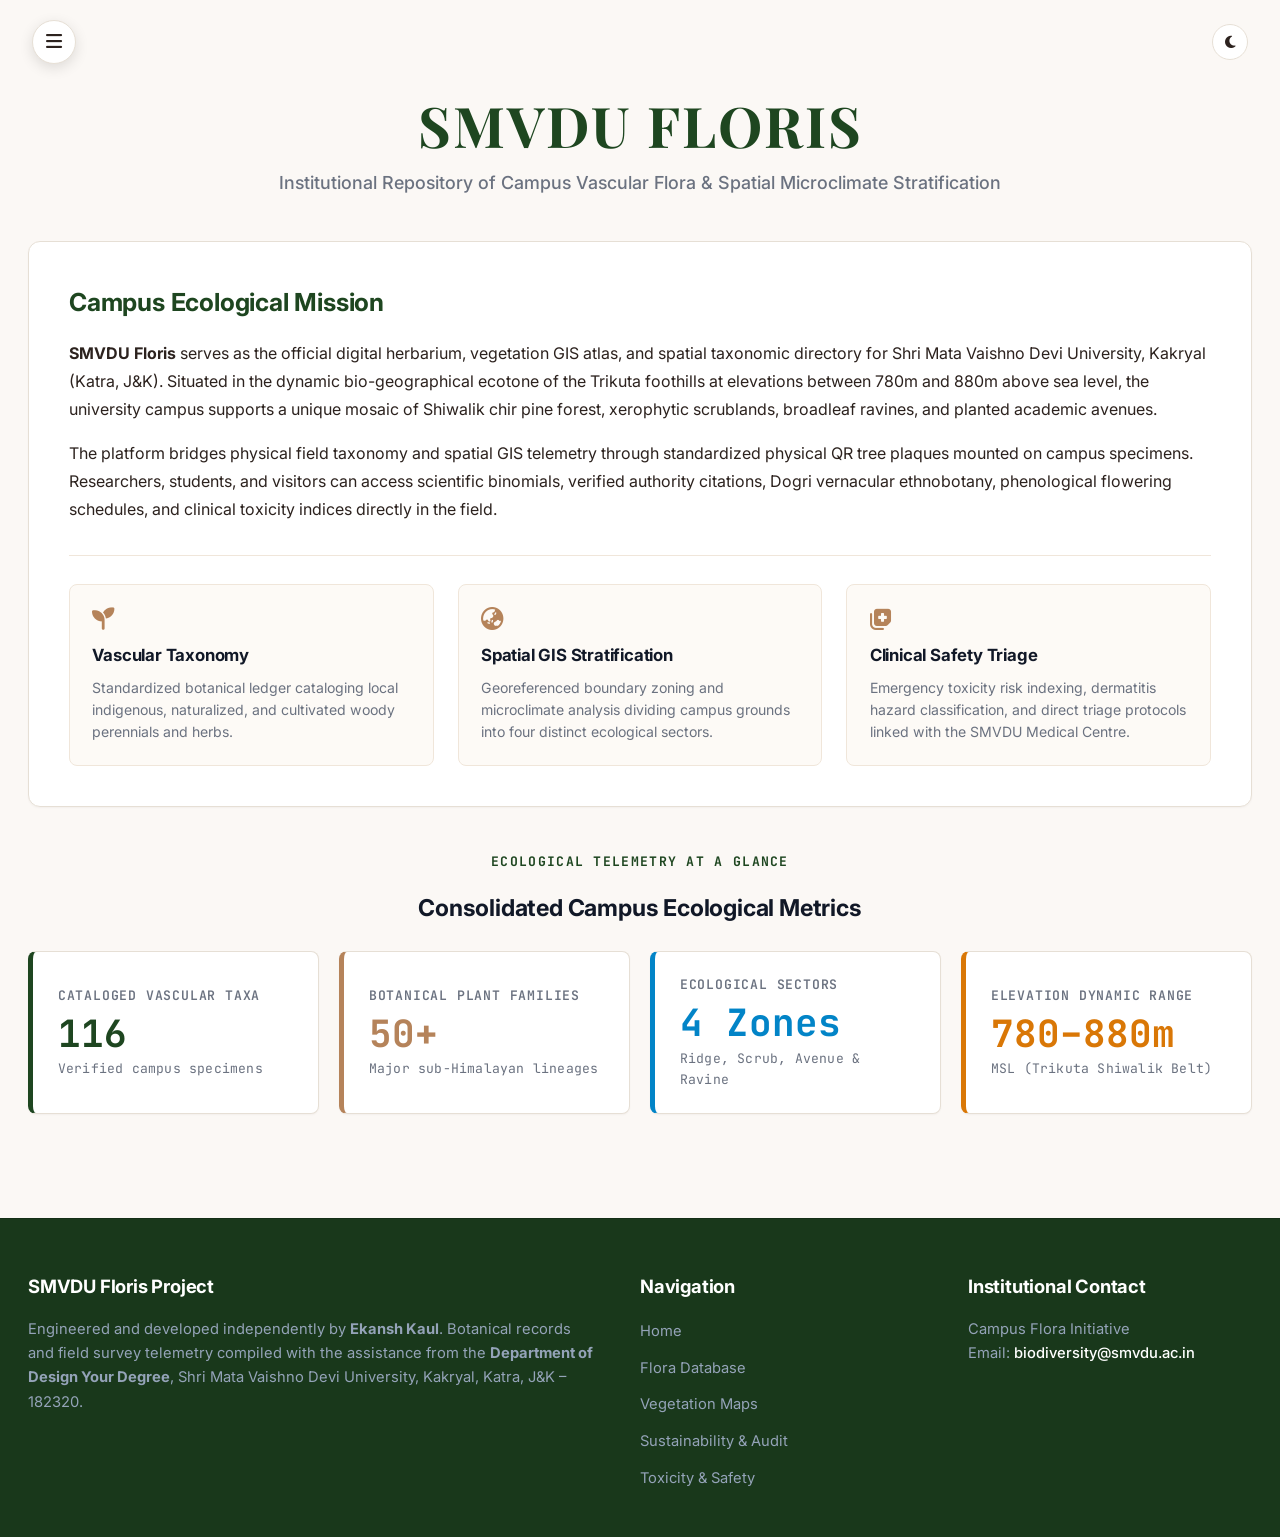
<file: index.html>
<!DOCTYPE html>
<html lang="en">
<head>
    <meta charset="UTF-8">
    <meta name="viewport" content="width=device-width, initial-scale=1.0">
    <title>SMVDU Floris — Digital Herbarium &amp; Spatial GIS Portal</title>
    
    <!-- Instant Theme Loader: Place this BEFORE your CSS links -->
    <script>
        (function() {
            var saved = localStorage.getItem('smvdu_floris_theme');
            var theme = saved || (window.matchMedia('(prefers-color-scheme: dark)').matches ? 'dark' : 'light');
            document.documentElement.setAttribute('data-theme', theme);
        })();
    </script>

    <meta name="description" content="Official digital herbarium, spatial GIS vegetation mapping, and vascular flora database of Shri Mata Vaishno Devi University, Kakryal, Katra.">
    <meta name="theme-color" content="#1e4620">
    <meta name="apple-mobile-web-app-capable" content="yes">
    <meta name="apple-mobile-web-app-status-bar-style" content="black-translucent">
    <link rel="manifest" href="manifest.json">

    <!-- Fonts & Icons -->
    <link rel="preconnect" href="https://fonts.googleapis.com">
    <link rel="preconnect" href="https://fonts.gstatic.com" crossorigin>
    <link href="https://fonts.googleapis.com/css2?family=Inter:wght@300;400;500;600;700&family=JetBrains+Mono:wght@400;500;600;700&family=Playfair+Display:ital,wght@0,600;0,700;1,400&display=swap" rel="stylesheet">
    <link rel="stylesheet" href="https://cdnjs.cloudflare.com/ajax/libs/font-awesome/6.4.0/css/all.min.css">

    <!-- Master CSS -->
    <link rel="stylesheet" href="css/style.css">
</head>
<body class="home-page">

    <!-- Retractable Header Interface -->
    <header class="home-header">
        <div class="home-nav-container">
            <!-- Retractable Nav Trigger Button -->
            <button type="button" id="btn-toggle-menu" class="retractable-menu-btn" aria-label="Toggle Navigation Menu" title="Menu">
                <i class="fa-solid fa-bars" id="menu-icon"></i>
            </button>

            <!-- Theme Toggle Button -->
            <button type="button" id="themeToggleBtn" class="theme-toggle-btn" aria-label="Toggle Light/Dark Mode" title="Toggle Light/Dark Mode">
                <i class="fa-solid fa-moon" id="themeIcon"></i>
            </button>
        </div>

        <!-- Retractable Drawer Panel -->
        <nav id="retractable-nav-drawer" class="retractable-nav-drawer" aria-hidden="true">
            <ul class="nav-links">
                <li><a href="index.html" class="active"><i class="fa-solid fa-house"></i> Home</a></li>
                <li><a href="database.html"><i class="fa-solid fa-book-bookmark"></i> Flora Database</a></li>
                <li><a href="maps.html"><i class="fa-solid fa-map-location-dot"></i> Vegetation Maps</a></li>
                <li><a href="research.html"><i class="fa-solid fa-seedling"></i> Sustainability &amp; Audit</a></li>
                <li><a href="safety.html"><i class="fa-solid fa-shield-halved"></i> Toxicity &amp; Safety</a></li>
            </ul>
        </nav>
    </header>

    <main class="nexus-wrapper home-main-wrapper">

        <!-- Centered Institutional Hero -->
        <section class="portal-identity-hero">
            <h1 class="portal-master-title">SMVDU FLORIS</h1>
            <p class="portal-lead-tagline">
                Institutional Repository of Campus Vascular Flora &amp; Spatial Microclimate Stratification
            </p>
        </section>

        <!-- Academic Narrative & Scope -->
        <section class="portal-scope-card">
            <div class="scope-text-block">
                <h2>Campus Ecological Mission</h2>
                <p>
                    <strong>SMVDU Floris</strong> serves as the official digital herbarium, vegetation GIS atlas, and spatial taxonomic directory for Shri Mata Vaishno Devi University, Kakryal (Katra, J&amp;K). Situated in the dynamic bio-geographical ecotone of the Trikuta foothills at elevations between 780m and 880m above sea level, the university campus supports a unique mosaic of Shiwalik chir pine forest, xerophytic scrublands, broadleaf ravines, and planted academic avenues.
                </p>
                <p>
                    The platform bridges physical field taxonomy and spatial GIS telemetry through standardized physical QR tree plaques mounted on campus specimens. Researchers, students, and visitors can access scientific binomials, verified authority citations, Dogri vernacular ethnobotany, phenological flowering schedules, and clinical toxicity indices directly in the field.
                </p>
            </div>

            <div class="scope-pillars-grid">
                <div class="scope-pillar-item">
                    <i class="fa-solid fa-seedling"></i>
                    <h4>Vascular Taxonomy</h4>
                    <p>Standardized botanical ledger cataloging local indigenous, naturalized, and cultivated woody perennials and herbs.</p>
                </div>
                <div class="scope-pillar-item">
                    <i class="fa-solid fa-earth-asia"></i>
                    <h4>Spatial GIS Stratification</h4>
                    <p>Georeferenced boundary zoning and microclimate analysis dividing campus grounds into four distinct ecological sectors.</p>
                </div>
                <div class="scope-pillar-item">
                    <i class="fa-solid fa-notes-medical"></i>
                    <h4>Clinical Safety Triage</h4>
                    <p>Emergency toxicity risk indexing, dermatitis hazard classification, and direct triage protocols linked with the SMVDU Medical Centre.</p>
                </div>
            </div>
        </section>

        <!-- Consolidated Data Deck (Consolidated metrics above footer) -->
        <section class="consolidated-data-deck">
            <div class="data-deck-header">
                <span class="eyebrow-tag">ECOLOGICAL TELEMETRY AT A GLANCE</span>
                <h3>Consolidated Campus Ecological Metrics</h3>
            </div>
            
            <div class="consolidated-stats-grid">
                <div class="stat-card">
                    <span class="stat-label">Cataloged Vascular Taxa</span>
                    <span class="stat-value" id="hero-stat-taxa">116</span>
                    <span class="density-meta">Verified campus specimens</span>
                </div>
                <div class="stat-card gold">
                    <span class="stat-label">Botanical Plant Families</span>
                    <span class="stat-value" id="hero-stat-families">50+</span>
                    <span class="density-meta">Major sub-Himalayan lineages</span>
                </div>
                <div class="stat-card cyan">
                    <span class="stat-label">Ecological Sectors</span>
                    <span class="stat-value">4 Zones</span>
                    <span class="density-meta">Ridge, Scrub, Avenue &amp; Ravine</span>
                </div>
                <div class="stat-card amber">
                    <span class="stat-label">Elevation Dynamic Range</span>
                    <span class="stat-value">780–880m</span>
                    <span class="density-meta">MSL (Trikuta Shiwalik Belt)</span>
                </div>
            </div>
        </section>

    </main>

    <footer>
        <div class="footer-content">
            <div class="footer-col">
                <h4>SMVDU Floris Project</h4>
                <p> Engineered and developed independently by <strong>Ekansh Kaul</strong>. Botanical records and field survey telemetry compiled with the assistance from the <strong>Department of Design Your Degree</strong>, Shri Mata Vaishno Devi University, Kakryal, Katra, J&amp;K – 182320.</p>
            </div>
            <div class="footer-col">
                <h4>Navigation</h4>
                <ul class="footer-links">
                    <li><a href="index.html">Home</a></li>
                    <li><a href="database.html">Flora Database</a></li>
                    <li><a href="maps.html">Vegetation Maps</a></li>
                    <li><a href="research.html">Sustainability &amp; Audit</a></li>
                    <li><a href="safety.html">Toxicity &amp; Safety</a></li>
                </ul>
            </div>
            <div class="footer-col">
                <h4>Institutional Contact</h4>
                <p>Campus Flora Initiative<br>Email: <span style="color: #ffffff; font-weight: 500;">biodiversity@smvdu.ac.in</span></p>
            </div>
        </div>
    </footer>

    <!-- Global Scripts -->
    <script src="js/data.js"></script>
    <script src="js/main.js"></script>
</body>
</html>
</file>
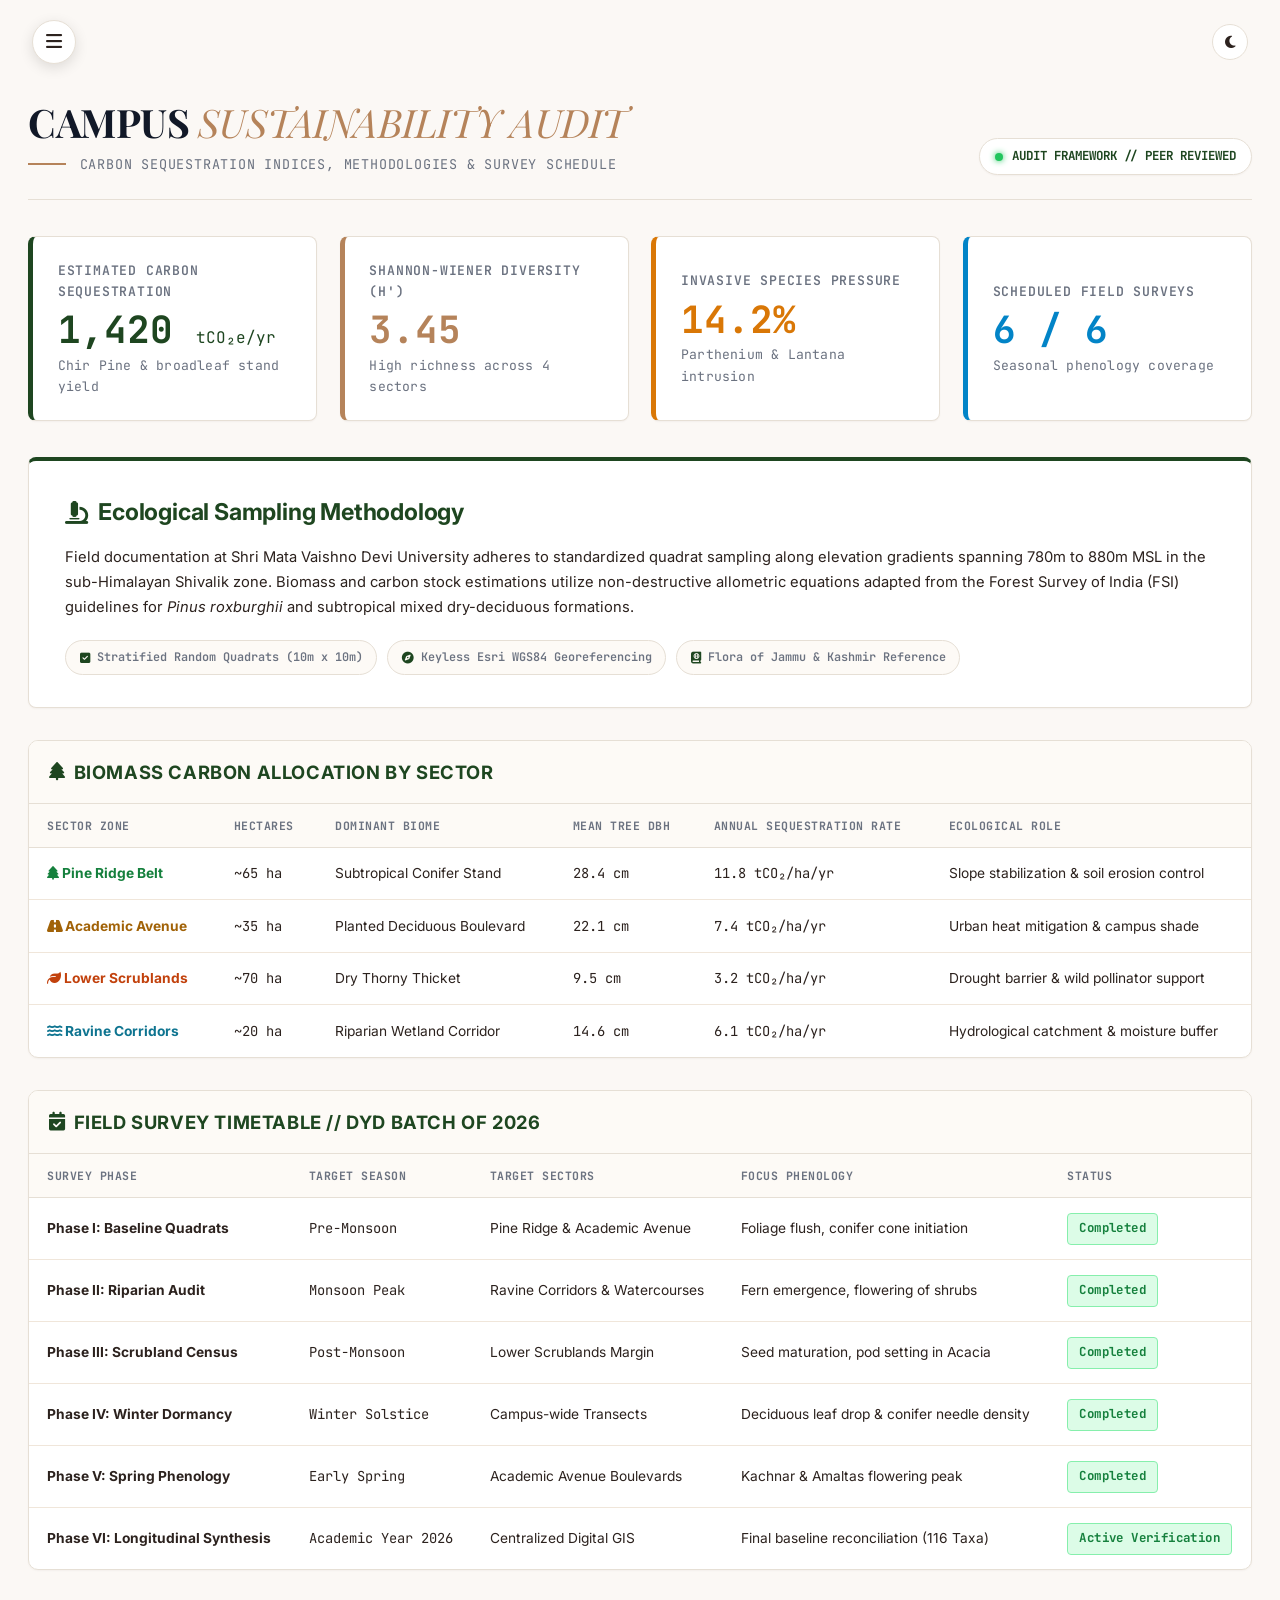
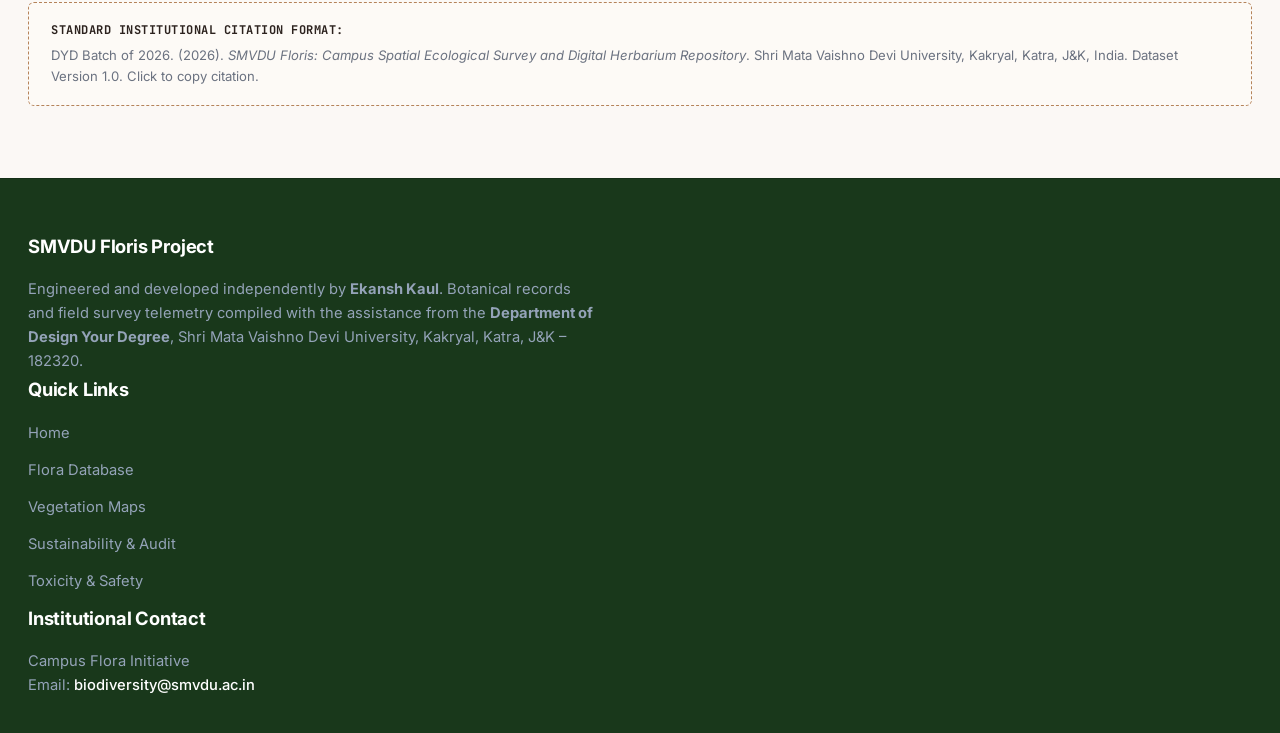
<file: research.html>
<!DOCTYPE html>
<html lang="en">
<head>
    <meta charset="UTF-8">
    <meta name="viewport" content="width=device-width, initial-scale=1.0">
    <title>Sustainability &amp; Ecological Audit — SMVDU Floris</title>

    <!-- Instant Theme Loader: Place this BEFORE your CSS links -->
    <script>
        (function() {
            var saved = localStorage.getItem('smvdu_floris_theme');
            var theme = saved || (window.matchMedia('(prefers-color-scheme: dark)').matches ? 'dark' : 'light');
            document.documentElement.setAttribute('data-theme', theme);
        })();
    </script>

    <meta name="theme-color" content="#1e4620">
    <meta name="apple-mobile-web-app-capable" content="yes">
    <meta name="apple-mobile-web-app-status-bar-style" content="black-translucent">
    <link rel="manifest" href="manifest.json">

    <!-- Typography & Iconography -->
    <link rel="preconnect" href="https://fonts.googleapis.com">
    <link rel="preconnect" href="https://fonts.gstatic.com" crossorigin>
    <link href="https://fonts.googleapis.com/css2?family=Inter:wght@300;400;500;600;700&family=JetBrains+Mono:wght@400;500;600;700&family=Playfair+Display:ital,wght@0,600;0,700;1,400&display=swap" rel="stylesheet">
    <link rel="stylesheet" href="https://cdnjs.cloudflare.com/ajax/libs/font-awesome/6.4.0/css/all.min.css">

    <!-- Master CSS & Research-Specific CSS -->
    <link rel="stylesheet" href="css/style.css">
    <link rel="stylesheet" href="css/research.css">
</head>
<body>

    <!-- Retractable Header Interface -->
        <header class="home-header">
        <div class="home-nav-container">
            <!-- Retractable Nav Trigger Button -->
            <button type="button" id="btn-toggle-menu" class="retractable-menu-btn" aria-label="Toggle Navigation Menu" title="Menu">
                <i class="fa-solid fa-bars" id="menu-icon"></i>
            </button>

            <!-- Theme Toggle Button -->
            <button type="button" id="themeToggleBtn" class="theme-toggle-btn" aria-label="Toggle Light/Dark Mode" title="Toggle Light/Dark Mode">
                <i class="fa-solid fa-moon" id="themeIcon"></i>
            </button>
        </div>

        <!-- Retractable Drawer Panel -->
        <nav id="retractable-nav-drawer" class="retractable-nav-drawer" aria-hidden="true">
            <ul class="nav-links">
                <li><a href="index.html" class="active"><i class="fa-solid fa-house"></i> Home</a></li>
                <li><a href="database.html"><i class="fa-solid fa-book-bookmark"></i> Flora Database</a></li>
                <li><a href="maps.html"><i class="fa-solid fa-map-location-dot"></i> Vegetation Maps</a></li>
                <li><a href="research.html"><i class="fa-solid fa-seedling"></i> Sustainability &amp; Audit</a></li>
                <li><a href="safety.html"><i class="fa-solid fa-shield-halved"></i> Toxicity &amp; Safety</a></li>
            </ul>
        </nav>
    </header>

    <main class="nexus-wrapper">

        <!-- Header -->
        <div class="db-header">
            <div class="db-title">
                <h1>CAMPUS <span>SUSTAINABILITY AUDIT</span></h1>
                <div class="db-subtitle">
                    <span class="db-subtitle-line"></span>
                    <p>Carbon Sequestration Indices, Methodologies &amp; Survey Schedule</p>
                </div>
            </div>
            <div class="status-chip">
                <div class="status-dot"></div>
                <span>AUDIT FRAMEWORK // PEER REVIEWED</span>
            </div>
        </div>

        <!-- Telemetry Stats Grid -->
        <div class="density-stats-grid">
            <div class="stat-card">
                <div class="stat-label">Estimated Carbon Sequestration</div>
                <div class="stat-value">1,420 <span style="font-size: 1rem; font-weight: normal;">tCO₂e/yr</span></div>
                <div class="density-meta">Chir Pine &amp; broadleaf stand yield</div>
            </div>
            <div class="stat-card gold">
                <div class="stat-label">Shannon-Wiener Diversity (H')</div>
                <div class="stat-value">3.18</div>
                <div class="density-meta">High richness across 4 sectors</div>
            </div>
            <div class="stat-card amber">
                <div class="stat-label">Invasive Species Pressure</div>
                <div class="stat-value">14.2%</div>
                <div class="density-meta">Parthenium &amp; Lantana intrusion</div>
            </div>
            <div class="stat-card cyan">
                <div class="stat-label">Scheduled Field Surveys</div>
                <div class="stat-value">6 / 6</div>
                <div class="density-meta">Seasonal phenology coverage</div>
            </div>
        </div>

        <!-- Research Methodology Narrative -->
        <article class="audit-narrative-card">
            <h2><i class="fa-solid fa-microscope"></i> Ecological Sampling Methodology</h2>
            <p>
                Field documentation at Shri Mata Vaishno Devi University adheres to standardized quadrat sampling along elevation gradients spanning 780m to 880m MSL in the sub-Himalayan Shivalik zone. Biomass and carbon stock estimations utilize non-destructive allometric equations adapted from the Forest Survey of India (FSI) guidelines for <em>Pinus roxburghii</em> and subtropical mixed dry-deciduous formations.
            </p>
            <div class="methodology-pills">
                <span class="method-pill"><i class="fa-solid fa-square-check"></i> Stratified Random Quadrats (10m x 10m)</span>
                <span class="method-pill"><i class="fa-solid fa-compass"></i> Keyless Esri WGS84 Georeferencing</span>
                <span class="method-pill"><i class="fa-solid fa-book-atlas"></i> Flora of Jammu &amp; Kashmir Reference</span>
            </div>
        </article>

        <!-- Carbon Sequestration & Sector Breakdown -->
        <section class="density-table-card" style="margin-bottom: 2rem;">
            <div class="table-header-bar">
                <div class="table-title">
                    <i class="fa-solid fa-tree"></i> Biomass Carbon Allocation by Sector
                </div>
            </div>
            <div class="table-scroll">
                <table>
                    <thead>
                        <tr>
                            <th>Sector Zone</th>
                            <th>Hectares</th>
                            <th>Dominant Biome</th>
                            <th>Mean Tree DBH</th>
                            <th>Annual Sequestration Rate</th>
                            <th>Ecological Role</th>
                        </tr>
                    </thead>
                    <tbody>
                        <tr>
                            <td><strong style="color: var(--sector-pine);"><i class="fa-solid fa-tree"></i> Pine Ridge Belt</strong></td>
                            <td class="font-mono">~65 ha</td>
                            <td>Subtropical Conifer Stand</td>
                            <td class="font-mono">28.4 cm</td>
                            <td class="font-mono">11.8 tCO₂/ha/yr</td>
                            <td>Slope stabilization &amp; soil erosion control</td>
                        </tr>
                        <tr>
                            <td><strong style="color: var(--sector-avenue);"><i class="fa-solid fa-road"></i> Academic Avenue</strong></td>
                            <td class="font-mono">~35 ha</td>
                            <td>Planted Deciduous Boulevard</td>
                            <td class="font-mono">22.1 cm</td>
                            <td class="font-mono">7.4 tCO₂/ha/yr</td>
                            <td>Urban heat mitigation &amp; campus shade</td>
                        </tr>
                        <tr>
                            <td><strong style="color: var(--sector-scrub);"><i class="fa-solid fa-leaf"></i> Lower Scrublands</strong></td>
                            <td class="font-mono">~70 ha</td>
                            <td>Dry Thorny Thicket</td>
                            <td class="font-mono">9.5 cm</td>
                            <td class="font-mono">3.2 tCO₂/ha/yr</td>
                            <td>Drought barrier &amp; wild pollinator support</td>
                        </tr>
                        <tr>
                            <td><strong style="color: var(--sector-ravine);"><i class="fa-solid fa-water"></i> Ravine Corridors</strong></td>
                            <td class="font-mono">~20 ha</td>
                            <td>Riparian Wetland Corridor</td>
                            <td class="font-mono">14.6 cm</td>
                            <td class="font-mono">6.1 tCO₂/ha/yr</td>
                            <td>Hydrological catchment &amp; moisture buffer</td>
                        </tr>
                    </tbody>
                </table>
            </div>
        </section>

        <!-- Field Survey Timetable -->
        <section class="density-table-card">
            <div class="table-header-bar">
                <div class="table-title">
                    <i class="fa-solid fa-calendar-check"></i> Field Survey Timetable // DYD Batch of 2026
                </div>
            </div>
            <div class="table-scroll">
                <table>
                    <thead>
                        <tr>
                            <th>Survey Phase</th>
                            <th>Target Season</th>
                            <th>Target Sectors</th>
                            <th>Focus Phenology</th>
                            <th>Status</th>
                        </tr>
                    </thead>
                    <tbody>
                        <tr>
                            <td><strong>Phase I: Baseline Quadrats</strong></td>
                            <td class="font-mono">Pre-Monsoon</td>
                            <td>Pine Ridge &amp; Academic Avenue</td>
                            <td>Foliage flush, conifer cone initiation</td>
                            <td><span class="hazard-chip hazard-safe">Completed</span></td>
                        </tr>
                        <tr>
                            <td><strong>Phase II: Riparian Audit</strong></td>
                            <td class="font-mono">Monsoon Peak</td>
                            <td>Ravine Corridors &amp; Watercourses</td>
                            <td>Fern emergence, flowering of shrubs</td>
                            <td><span class="hazard-chip hazard-safe">Completed</span></td>
                        </tr>
                        <tr>
                            <td><strong>Phase III: Scrubland Census</strong></td>
                            <td class="font-mono">Post-Monsoon</td>
                            <td>Lower Scrublands Margin</td>
                            <td>Seed maturation, pod setting in Acacia</td>
                            <td><span class="hazard-chip hazard-safe">Completed</span></td>
                        </tr>
                        <tr>
                            <td><strong>Phase IV: Winter Dormancy</strong></td>
                            <td class="font-mono">Winter Solstice</td>
                            <td>Campus-wide Transects</td>
                            <td>Deciduous leaf drop &amp; conifer needle density</td>
                            <td><span class="hazard-chip hazard-safe">Completed</span></td>
                        </tr>
                        <tr>
                            <td><strong>Phase V: Spring Phenology</strong></td>
                            <td class="font-mono">Early Spring</td>
                            <td>Academic Avenue Boulevards</td>
                            <td>Kachnar &amp; Amaltas flowering peak</td>
                            <td><span class="hazard-chip hazard-safe">Completed</span></td>
                        </tr>
                        <tr>
                            <td><strong>Phase VI: Longitudinal Synthesis</strong></td>
                            <td class="font-mono">Academic Year 2026</td>
                            <td>Centralized Digital GIS</td>
                            <td>Final baseline reconciliation (116 Taxa)</td>
                            <td><span class="hazard-chip hazard-safe">Active Verification</span></td>
                        </tr>
                    </tbody>
                </table>
            </div>
        </section>

        <!-- Citation Reference Box -->
        <div class="citation-box">
            <strong>Standard Institutional Citation Format:</strong>
            DYD Batch of 2026. (2026). <em>SMVDU Floris: Campus Spatial Ecological Survey and Digital Herbarium Repository</em>. Shri Mata Vaishno Devi University, Kakryal, Katra, J&amp;K, India. Dataset Version 1.0. Click to copy citation.
        </div>

    </main>

    <footer>
        <div class="footer-content">
            <div class="footer-col">
                <h4>SMVDU Floris Project</h4>
                <p>Engineered and developed independently by <strong>Ekansh Kaul</strong>. Botanical records and field survey telemetry compiled with the assistance from the <strong>Department of Design Your Degree</strong>, Shri Mata Vaishno Devi University, Kakryal, Katra, J&amp;K – 182320.</p>            </div>
            </div>
            <div class="footer-col">
                <h4>Quick Links</h4>
                <ul class="footer-links">
                    <li><a href="index.html">Home</a></li>
                    <li><a href="database.html">Flora Database</a></li>
                    <li><a href="maps.html">Vegetation Maps</a></li>
                    <li><a href="research.html">Sustainability &amp; Audit</a></li>
                    <li><a href="safety.html">Toxicity &amp; Safety</a></li>
                </ul>
            </div>
            <div class="footer-col">
                <h4>Institutional Contact</h4>
                <p>Campus Flora Initiative<br>Email: <span style="color: #ffffff; font-weight: 500;">biodiversity@smvdu.ac.in</span></p>
            </div>
        </div>
    </footer>

    <!-- Global Scripts -->
    <script src="js/data.js"></script>
    <script src="js/main.js"></script>
    <script src="js/research.js"></script>
</body>
</html>
</file>
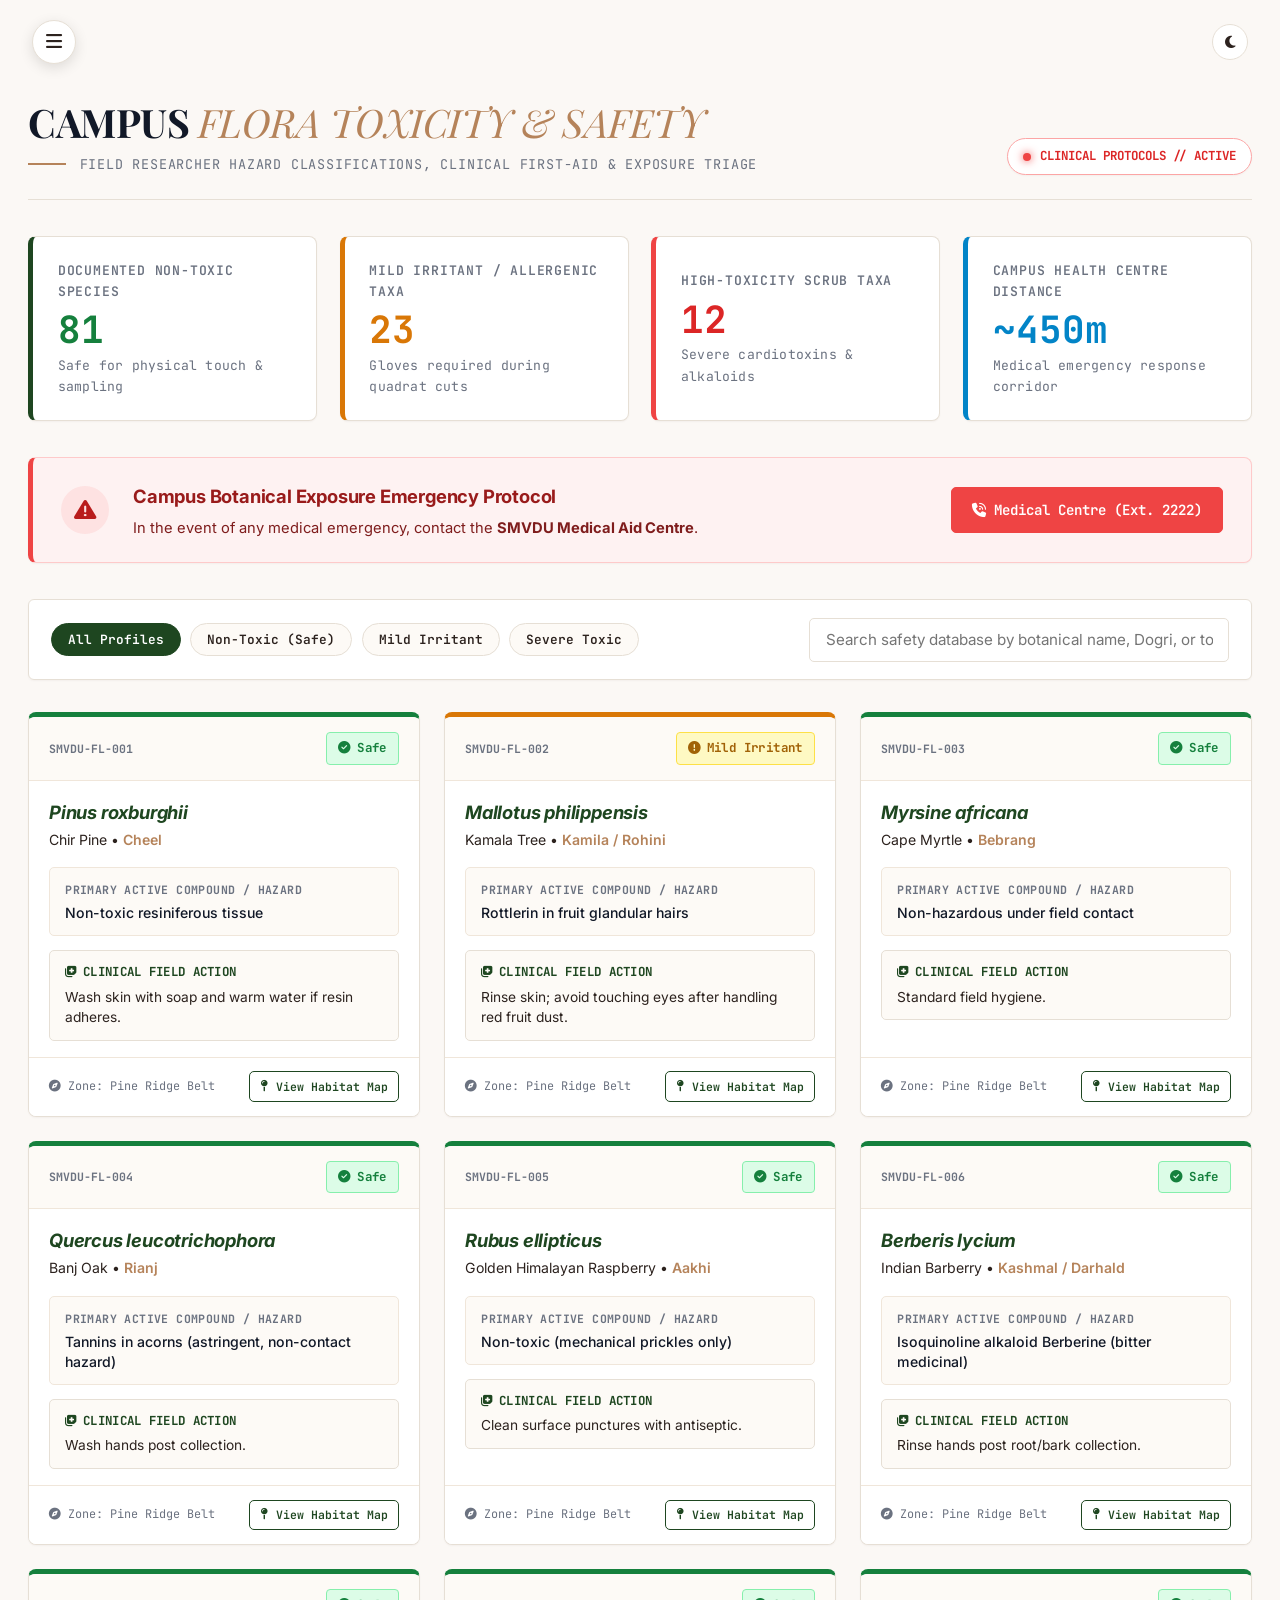
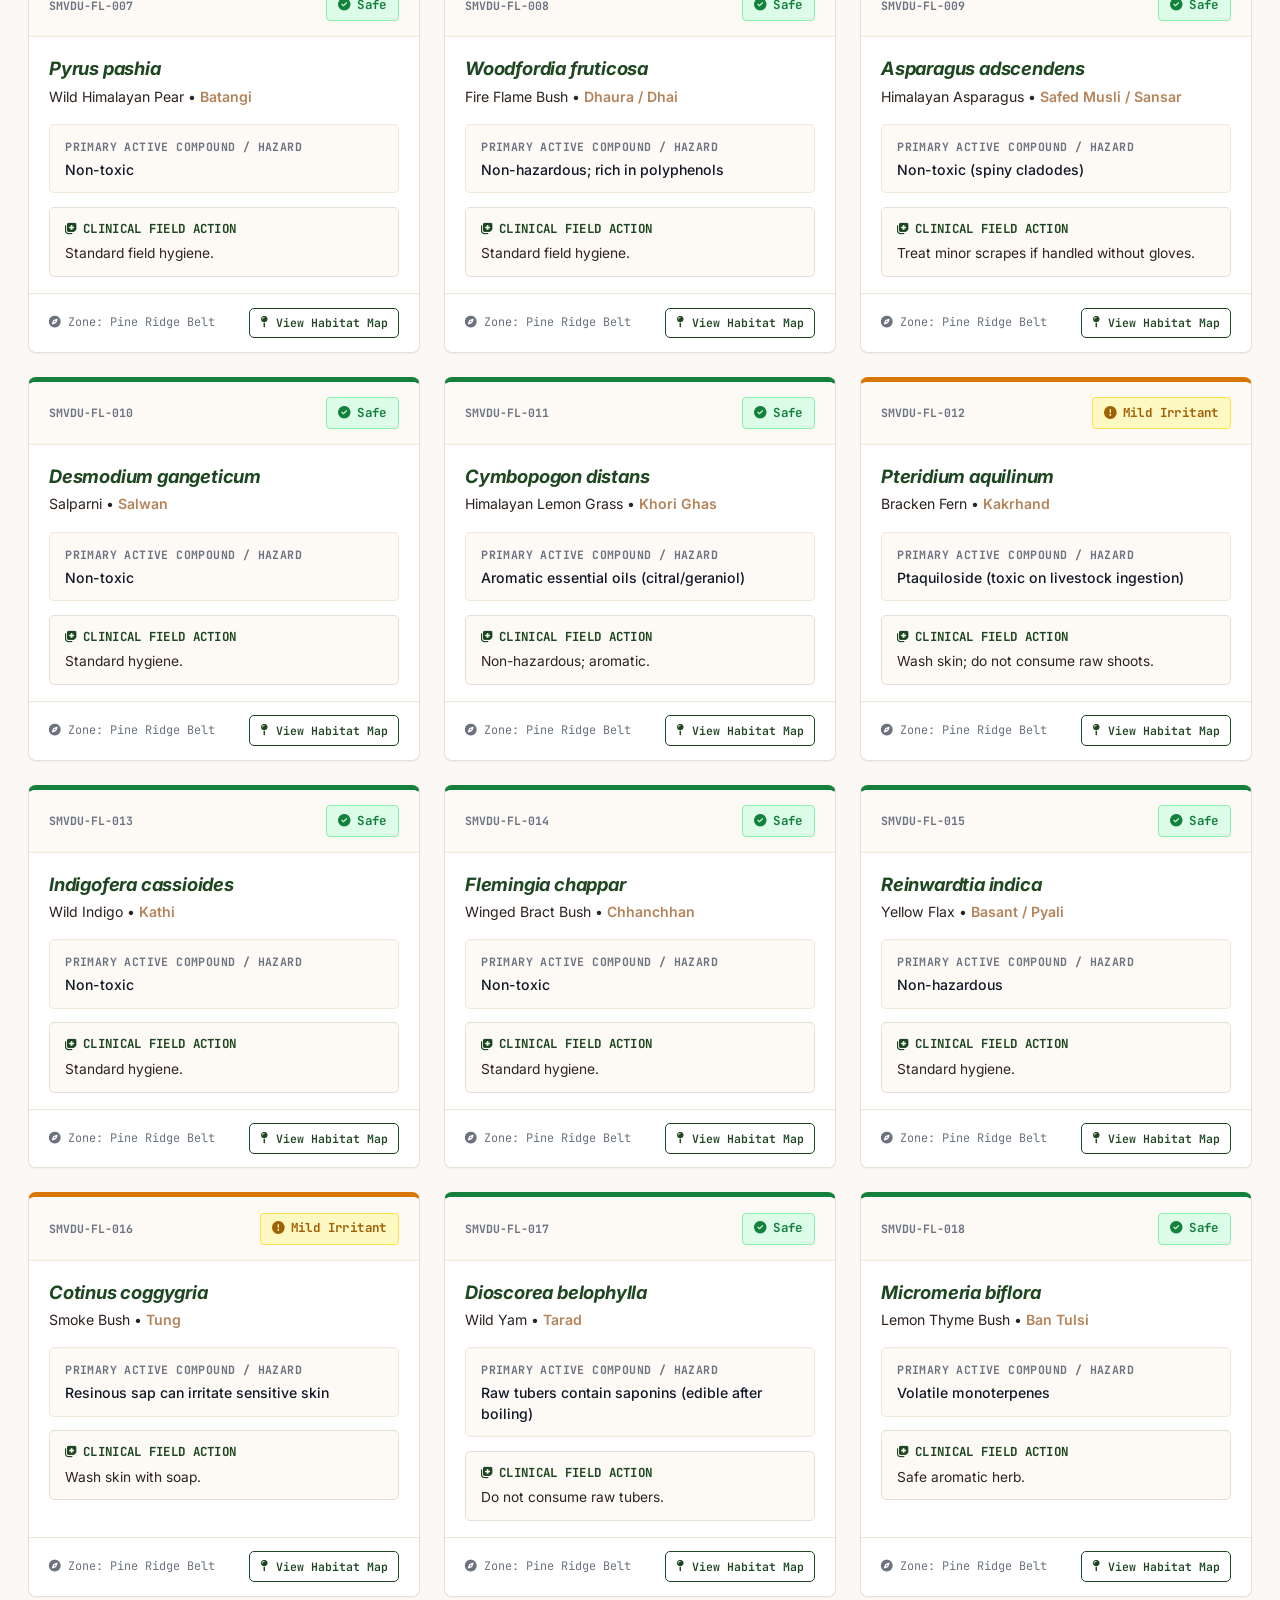
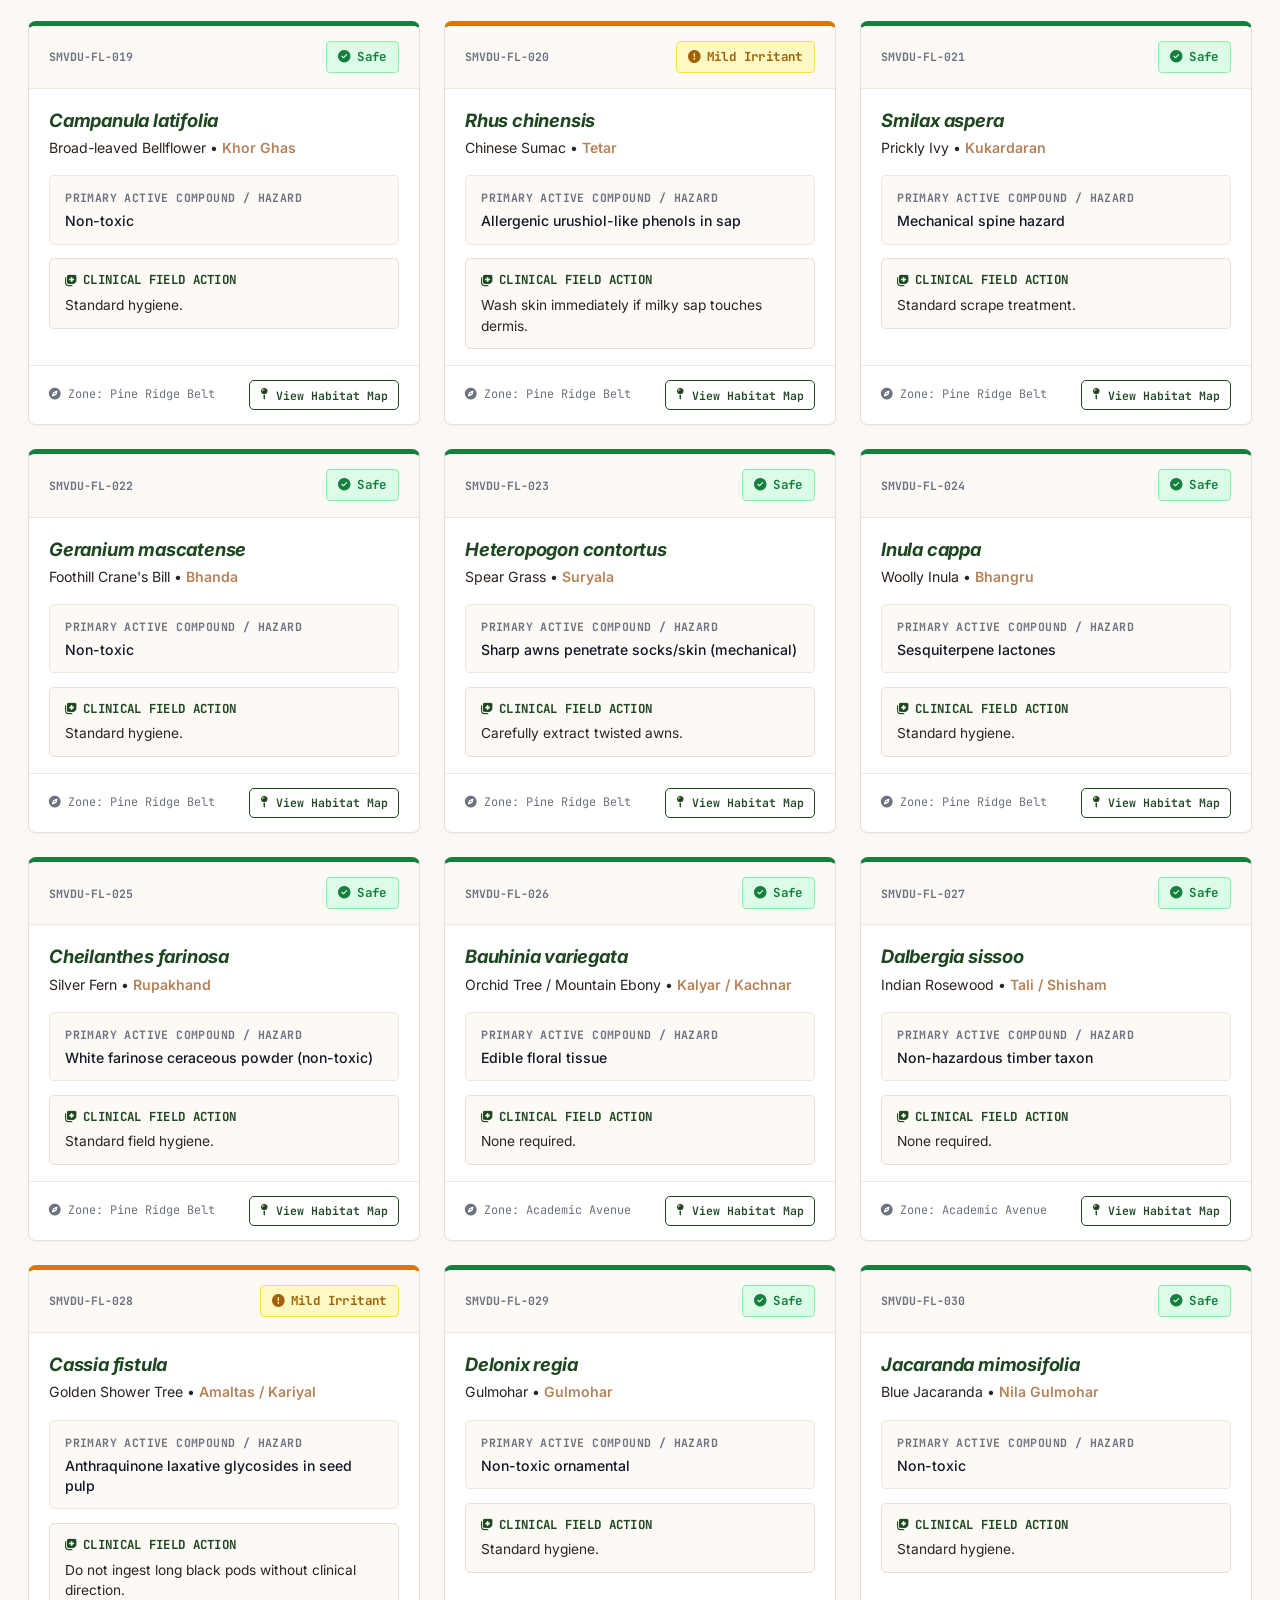
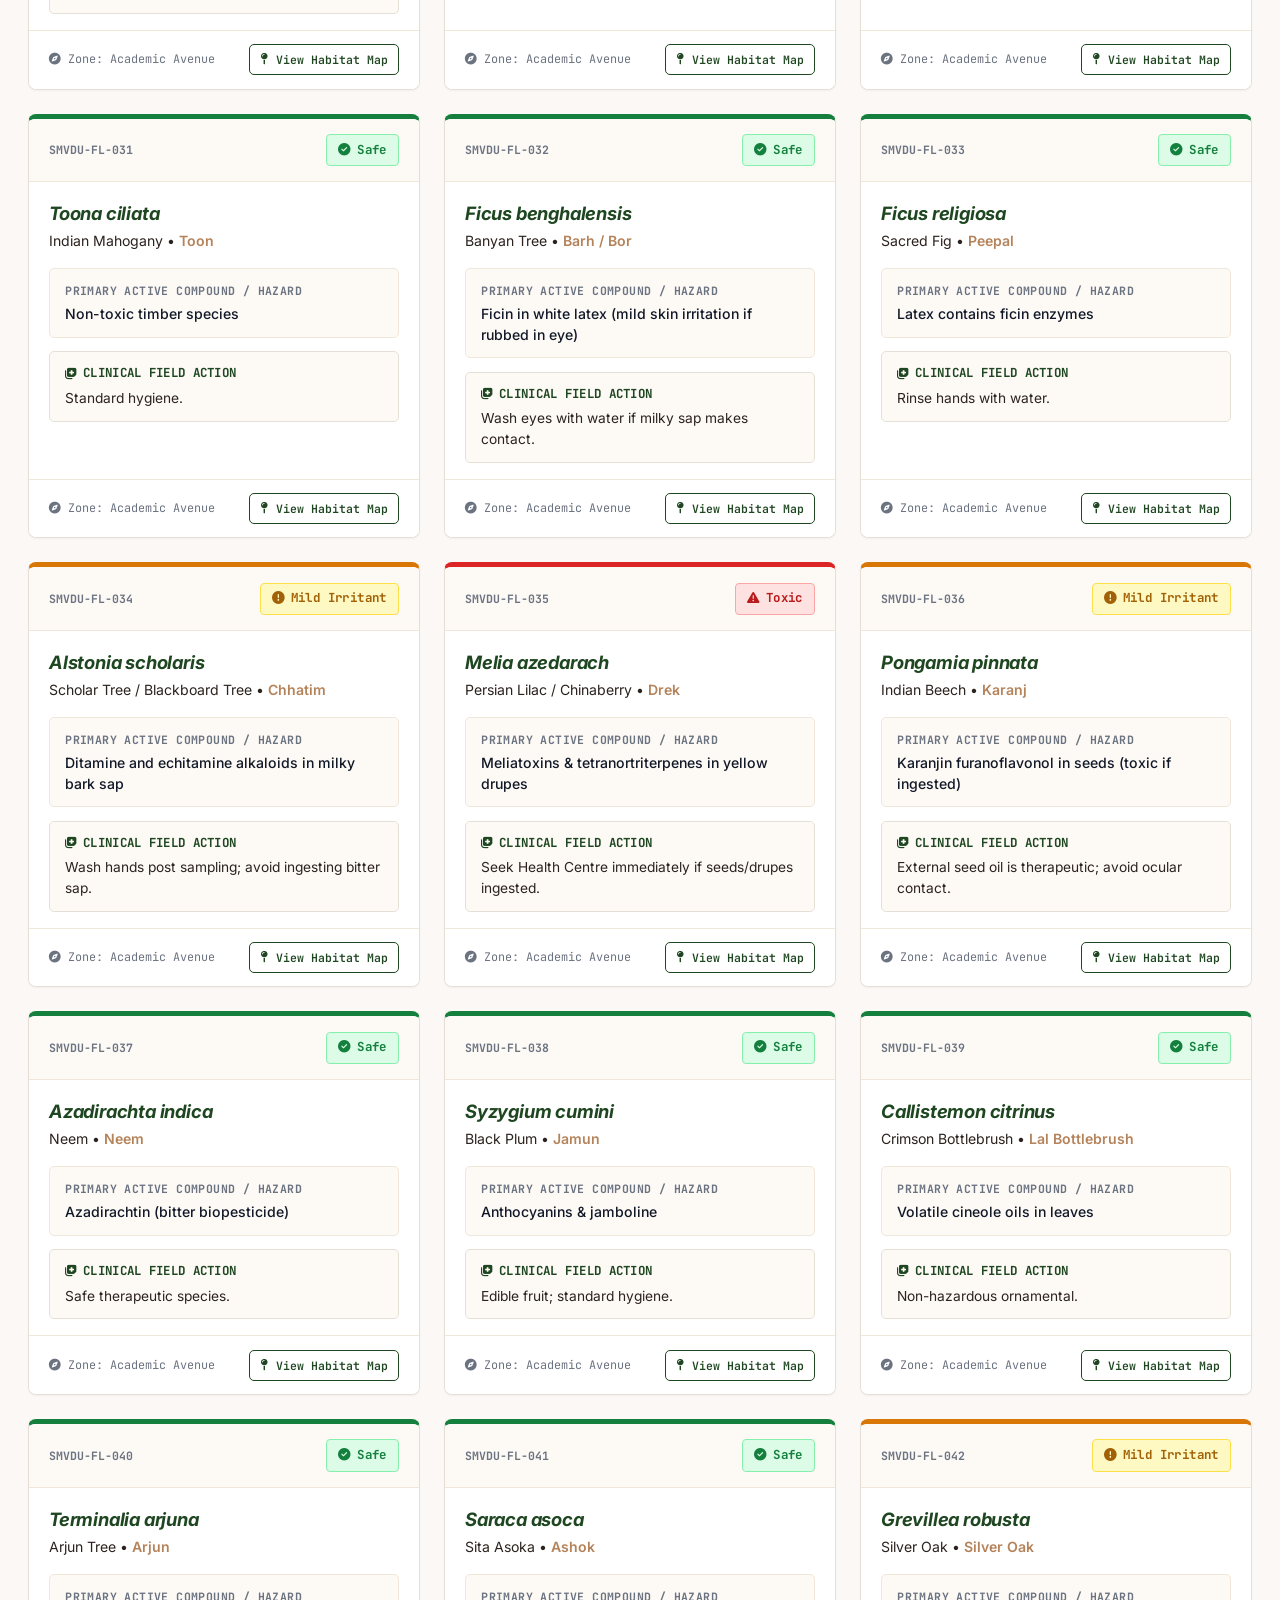
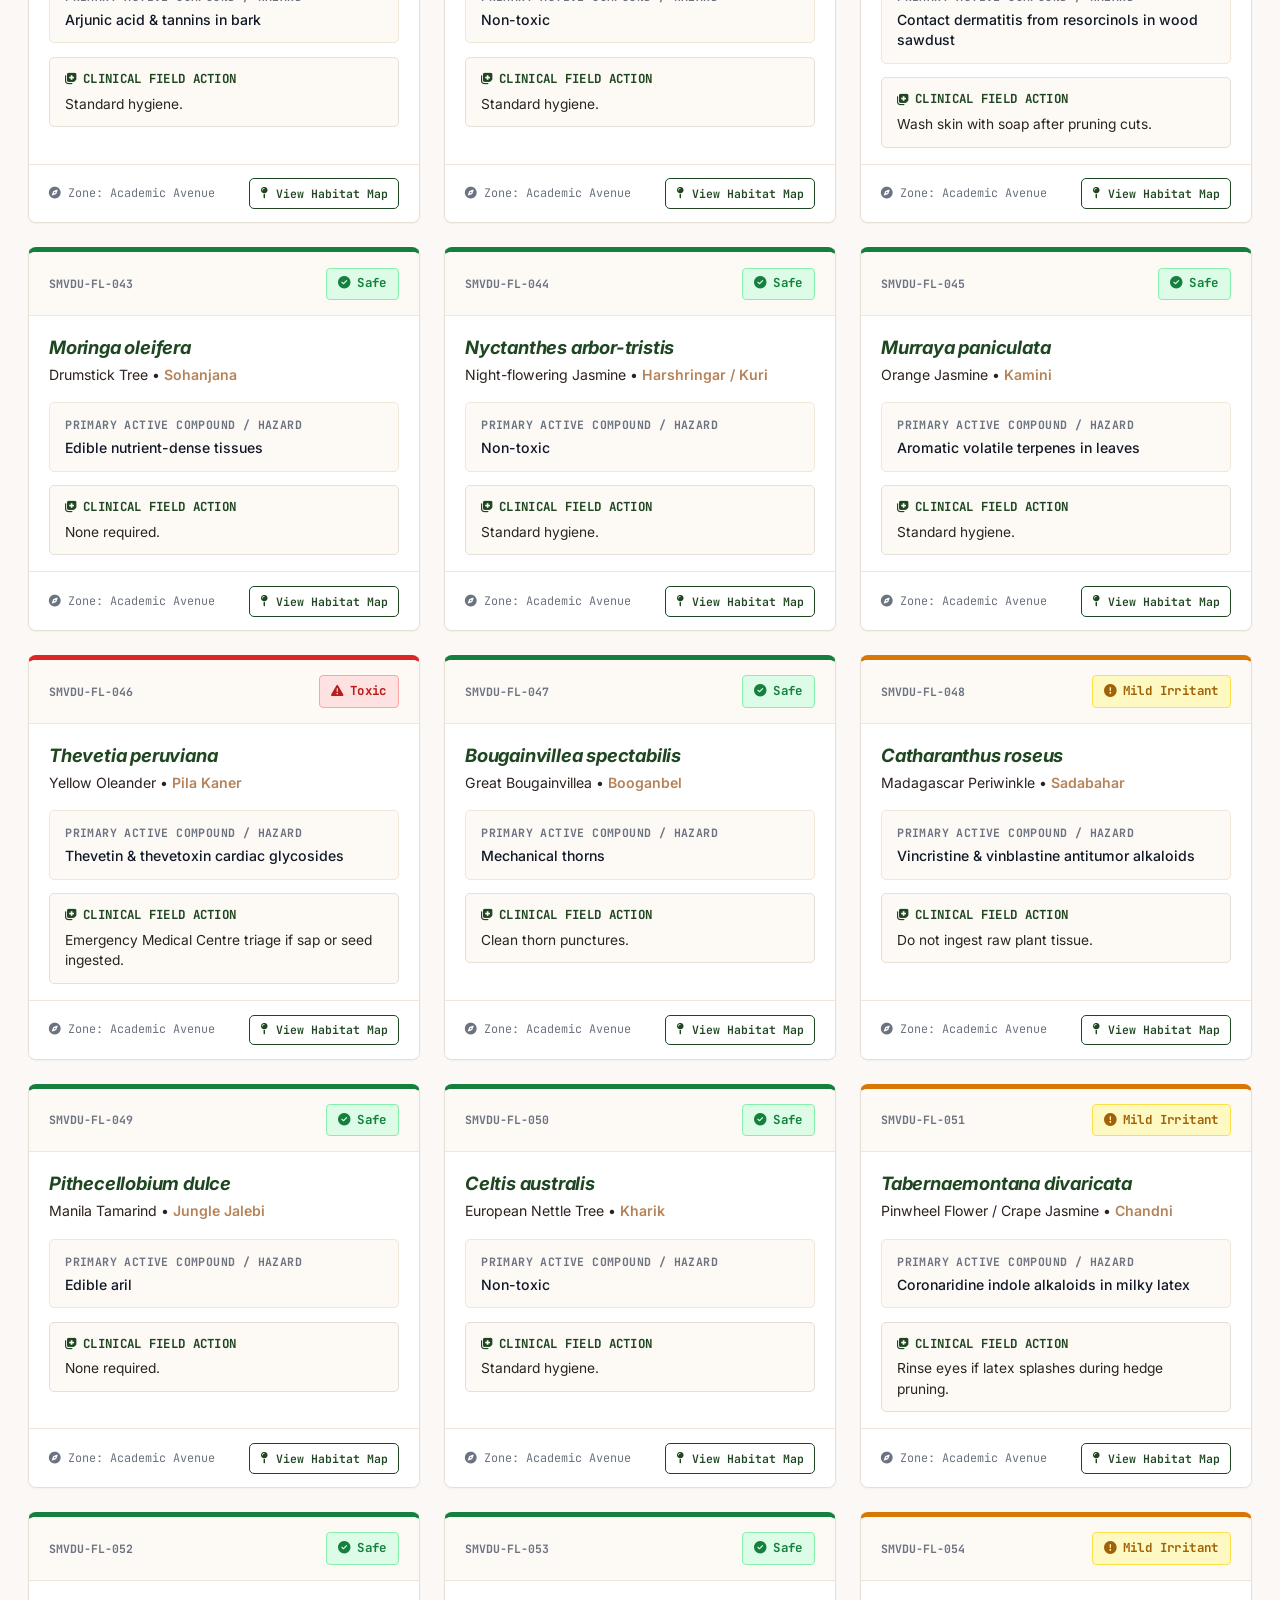
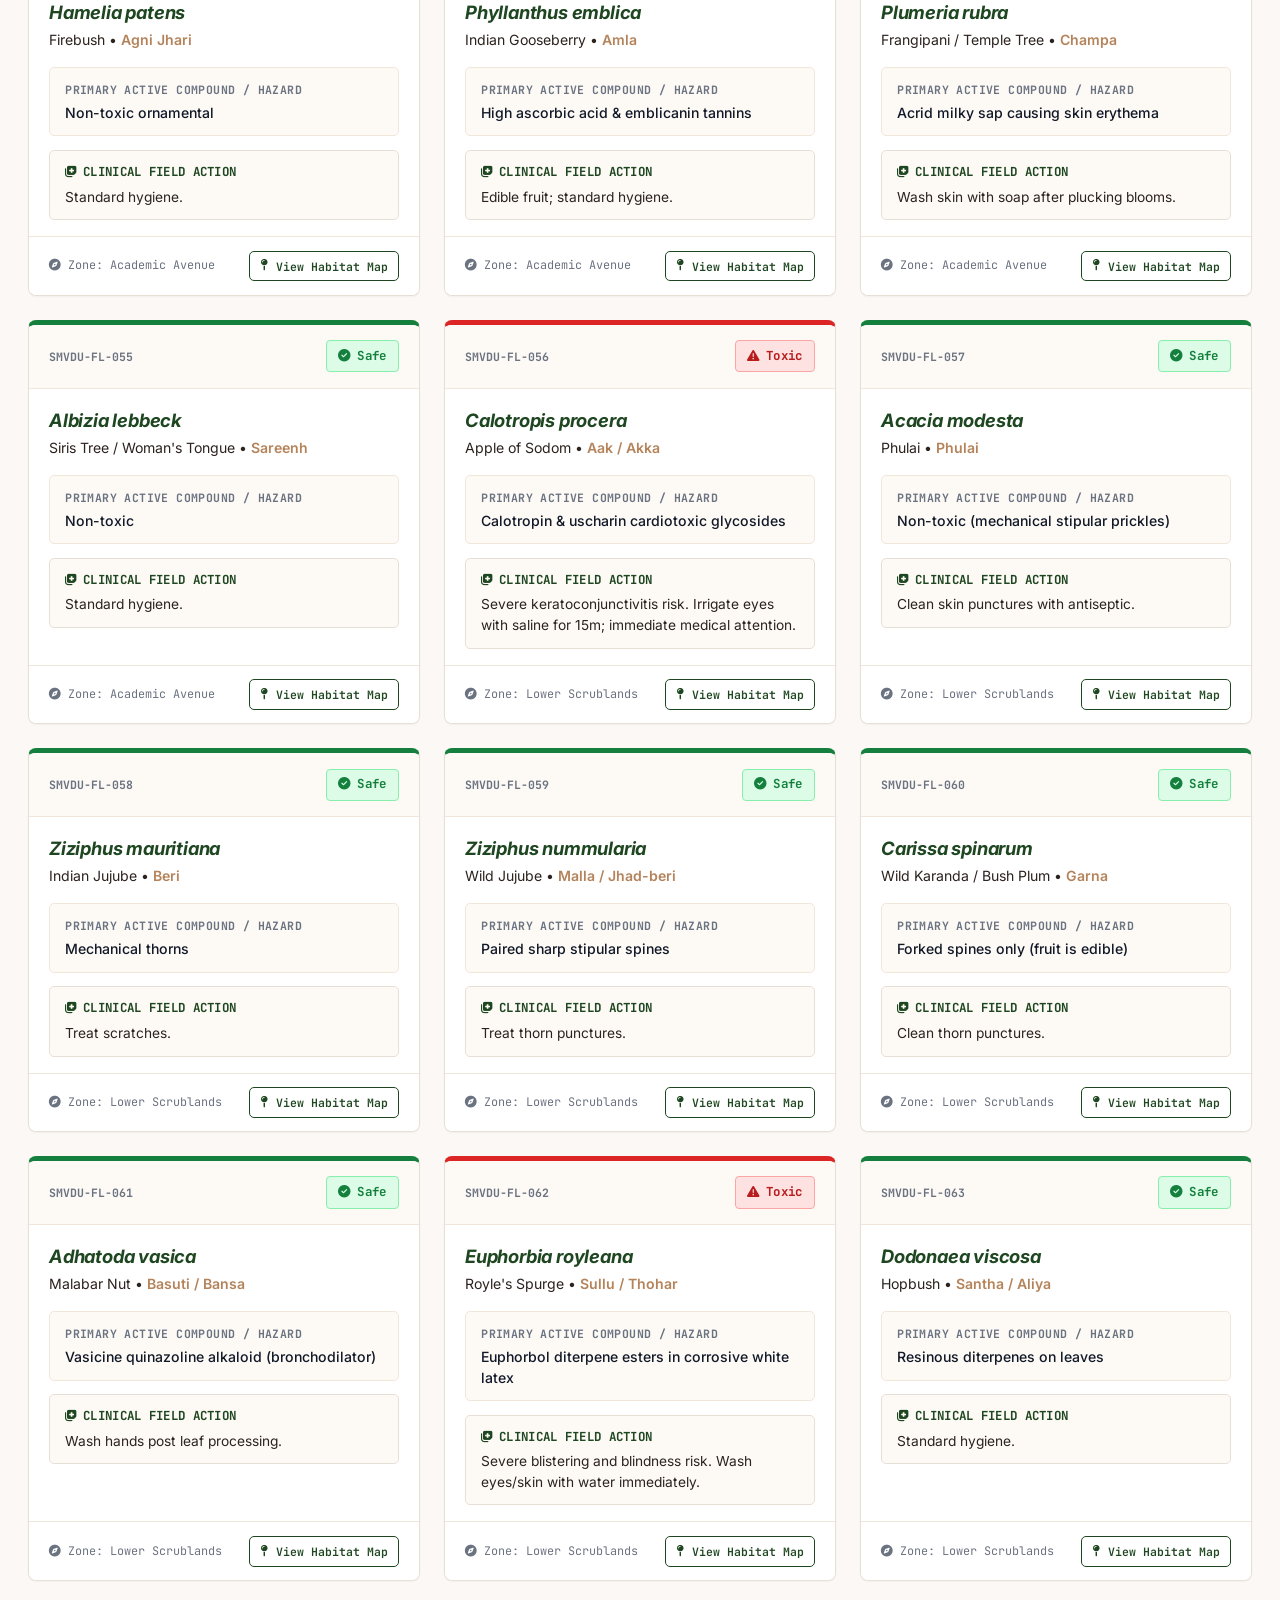
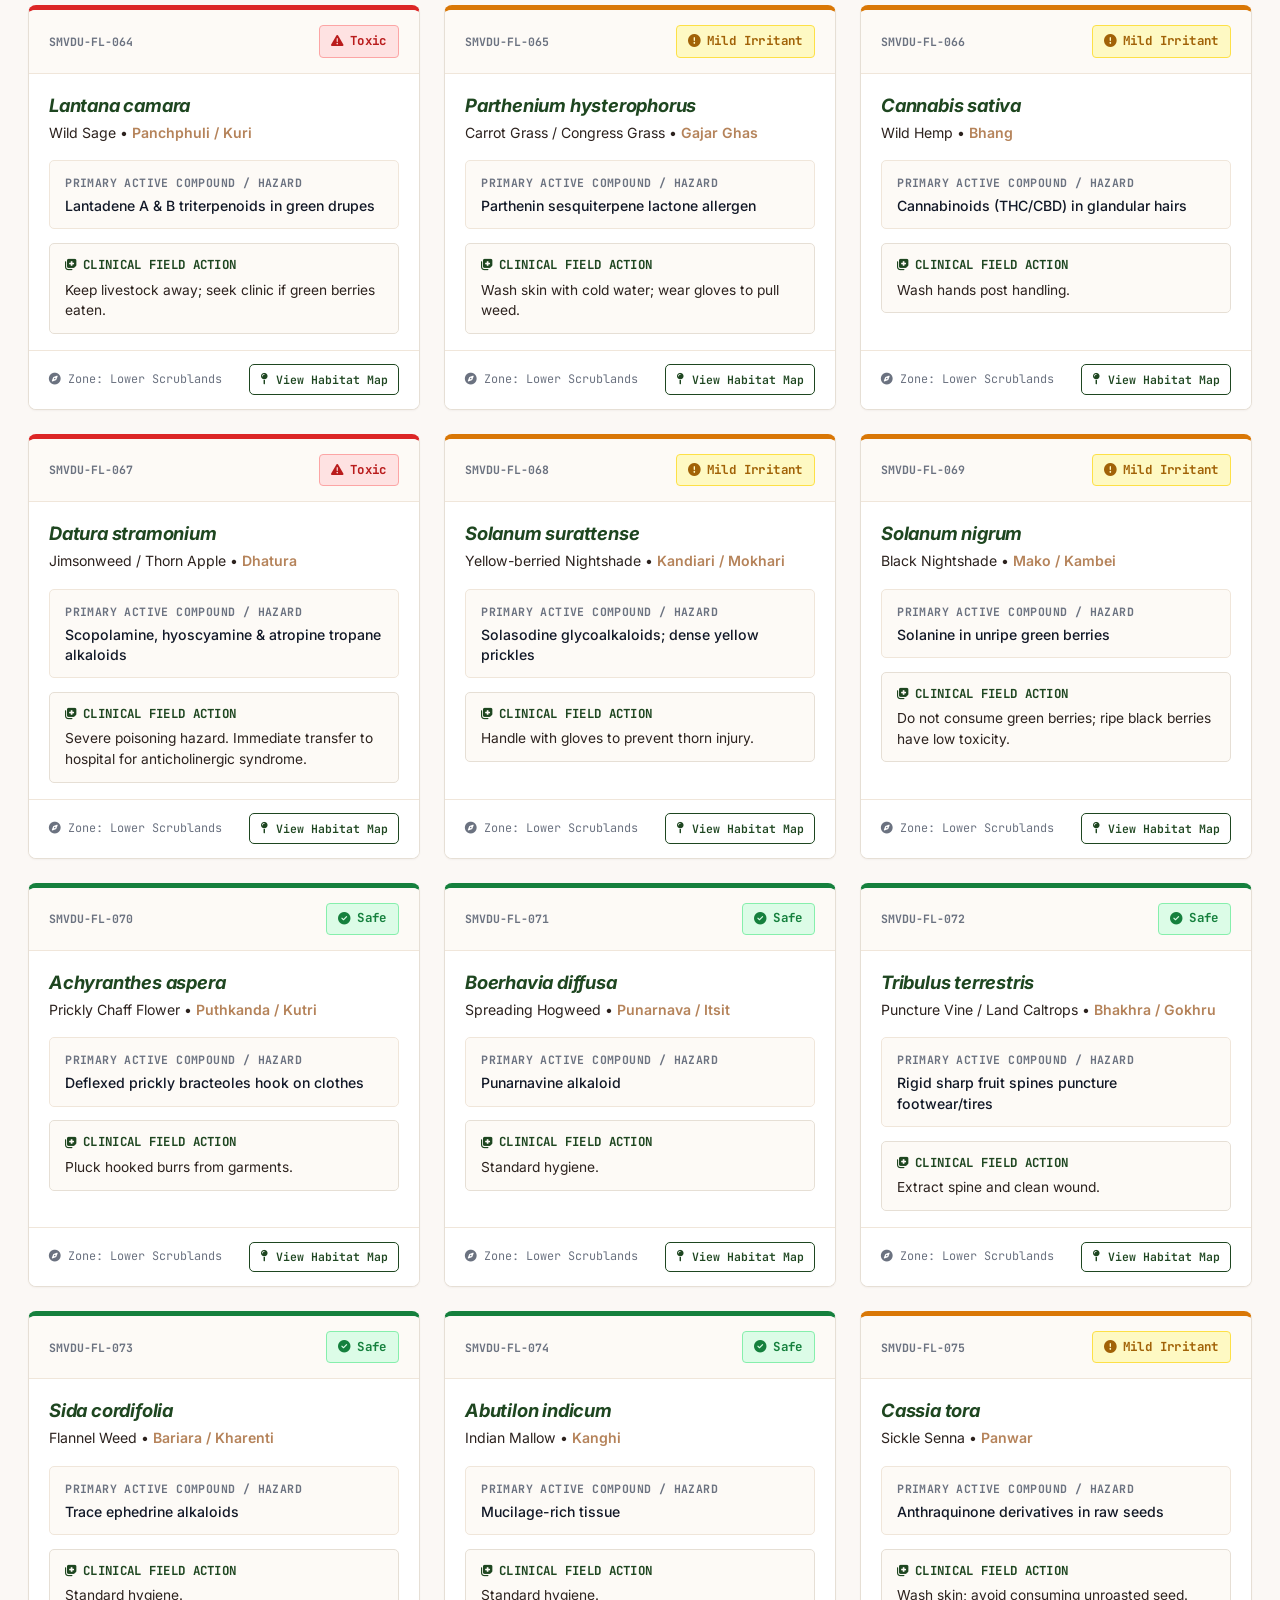
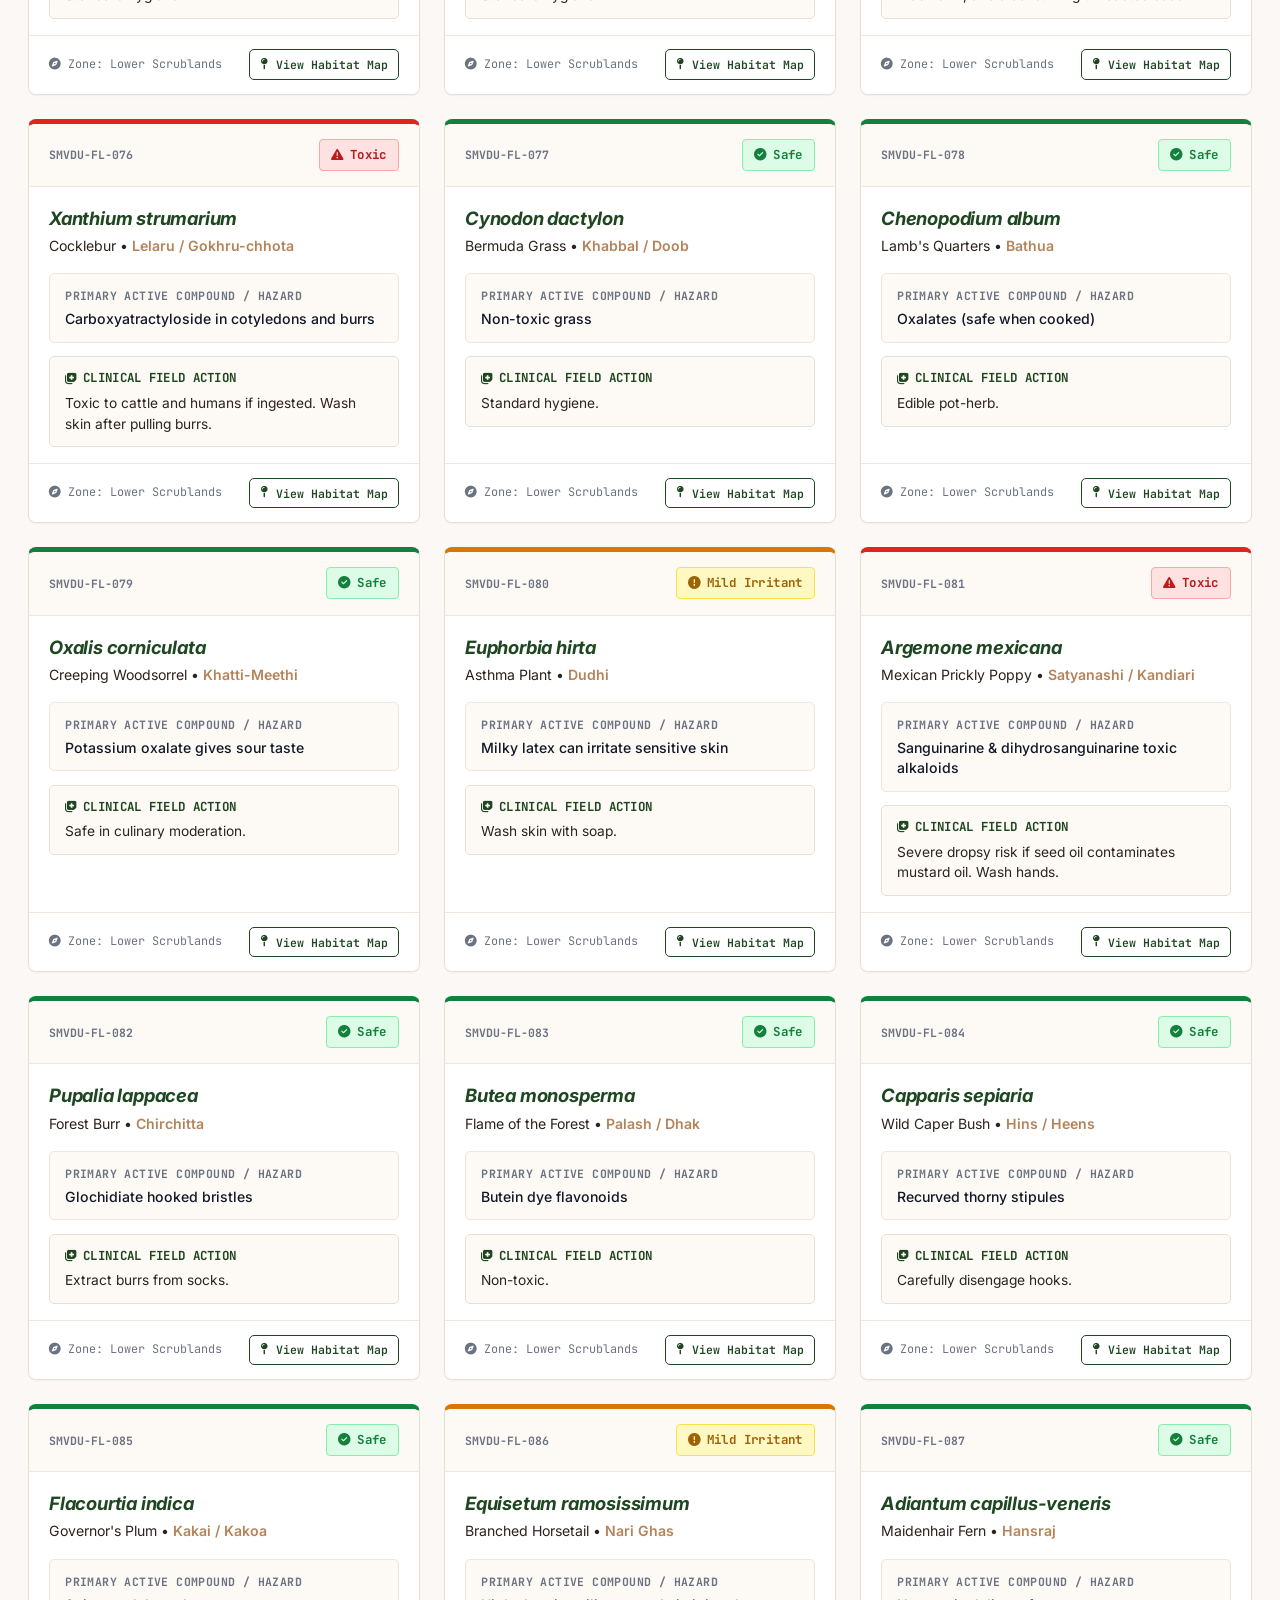
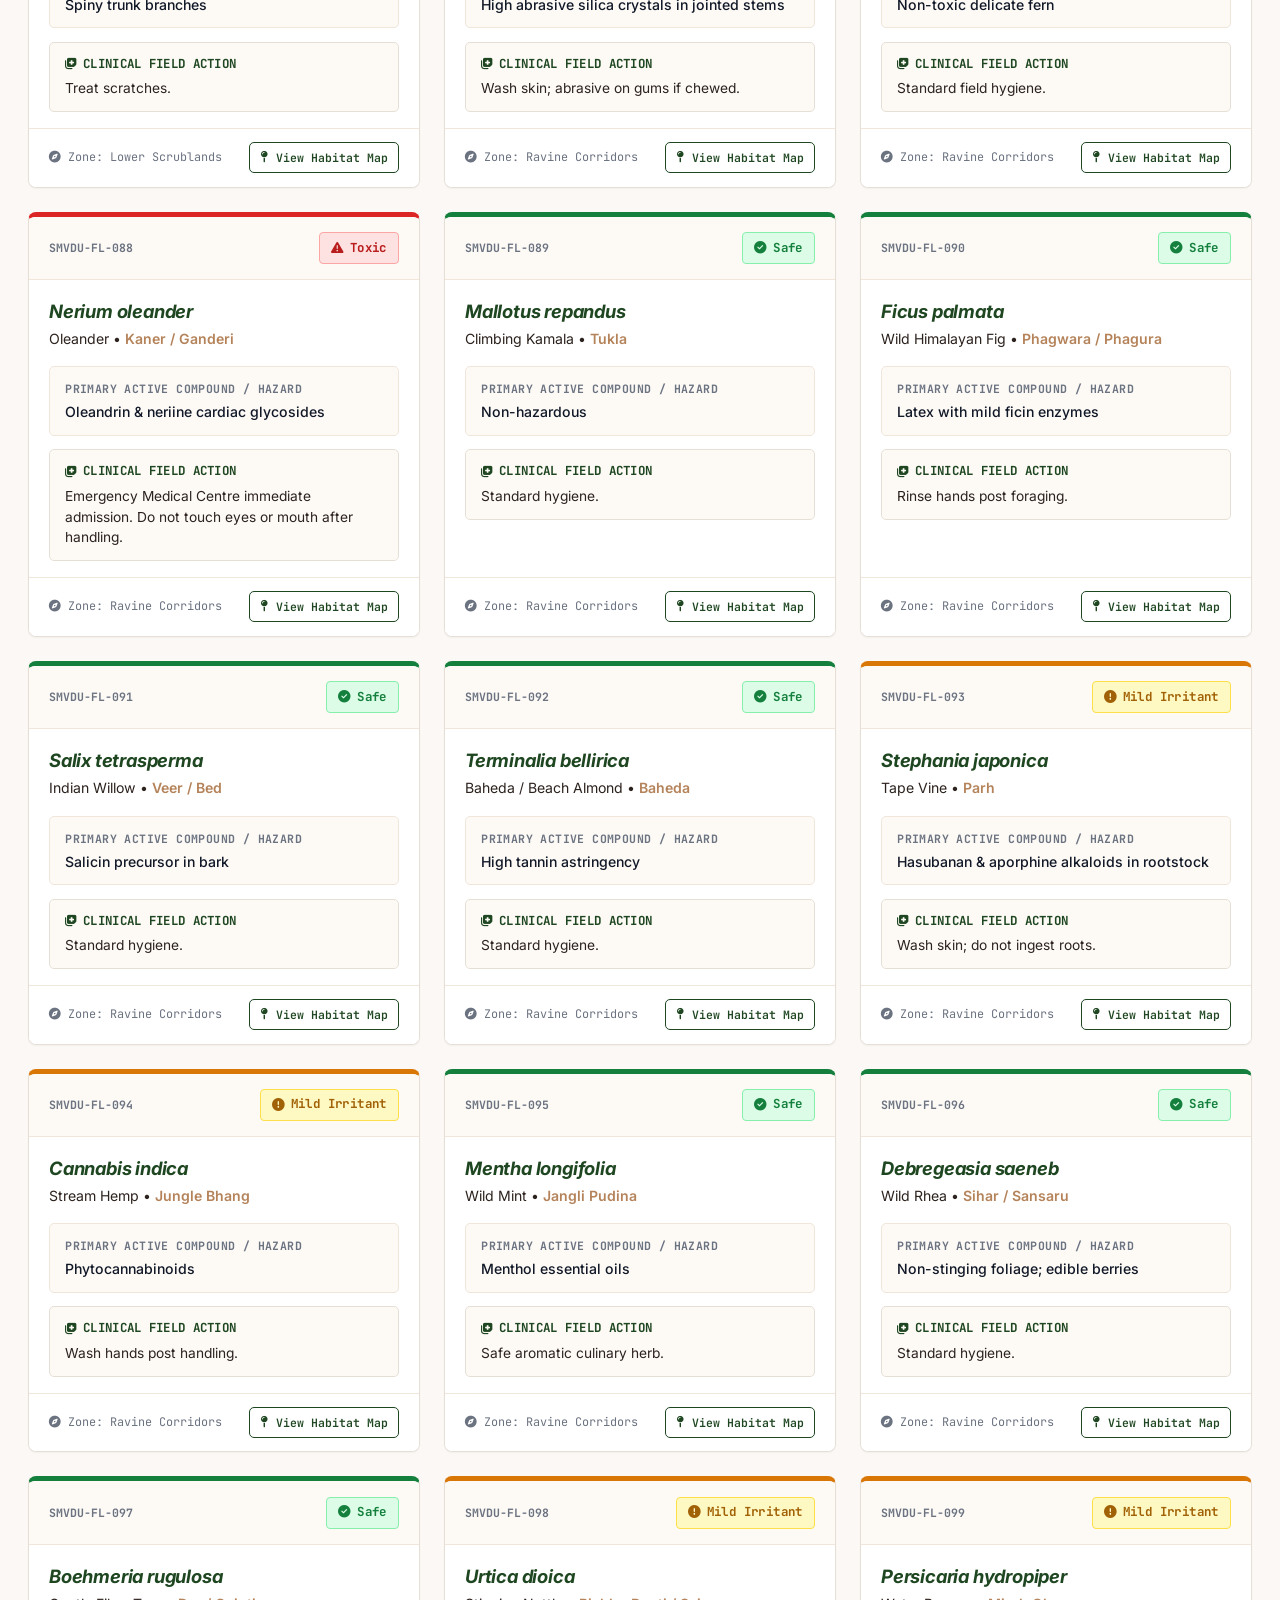
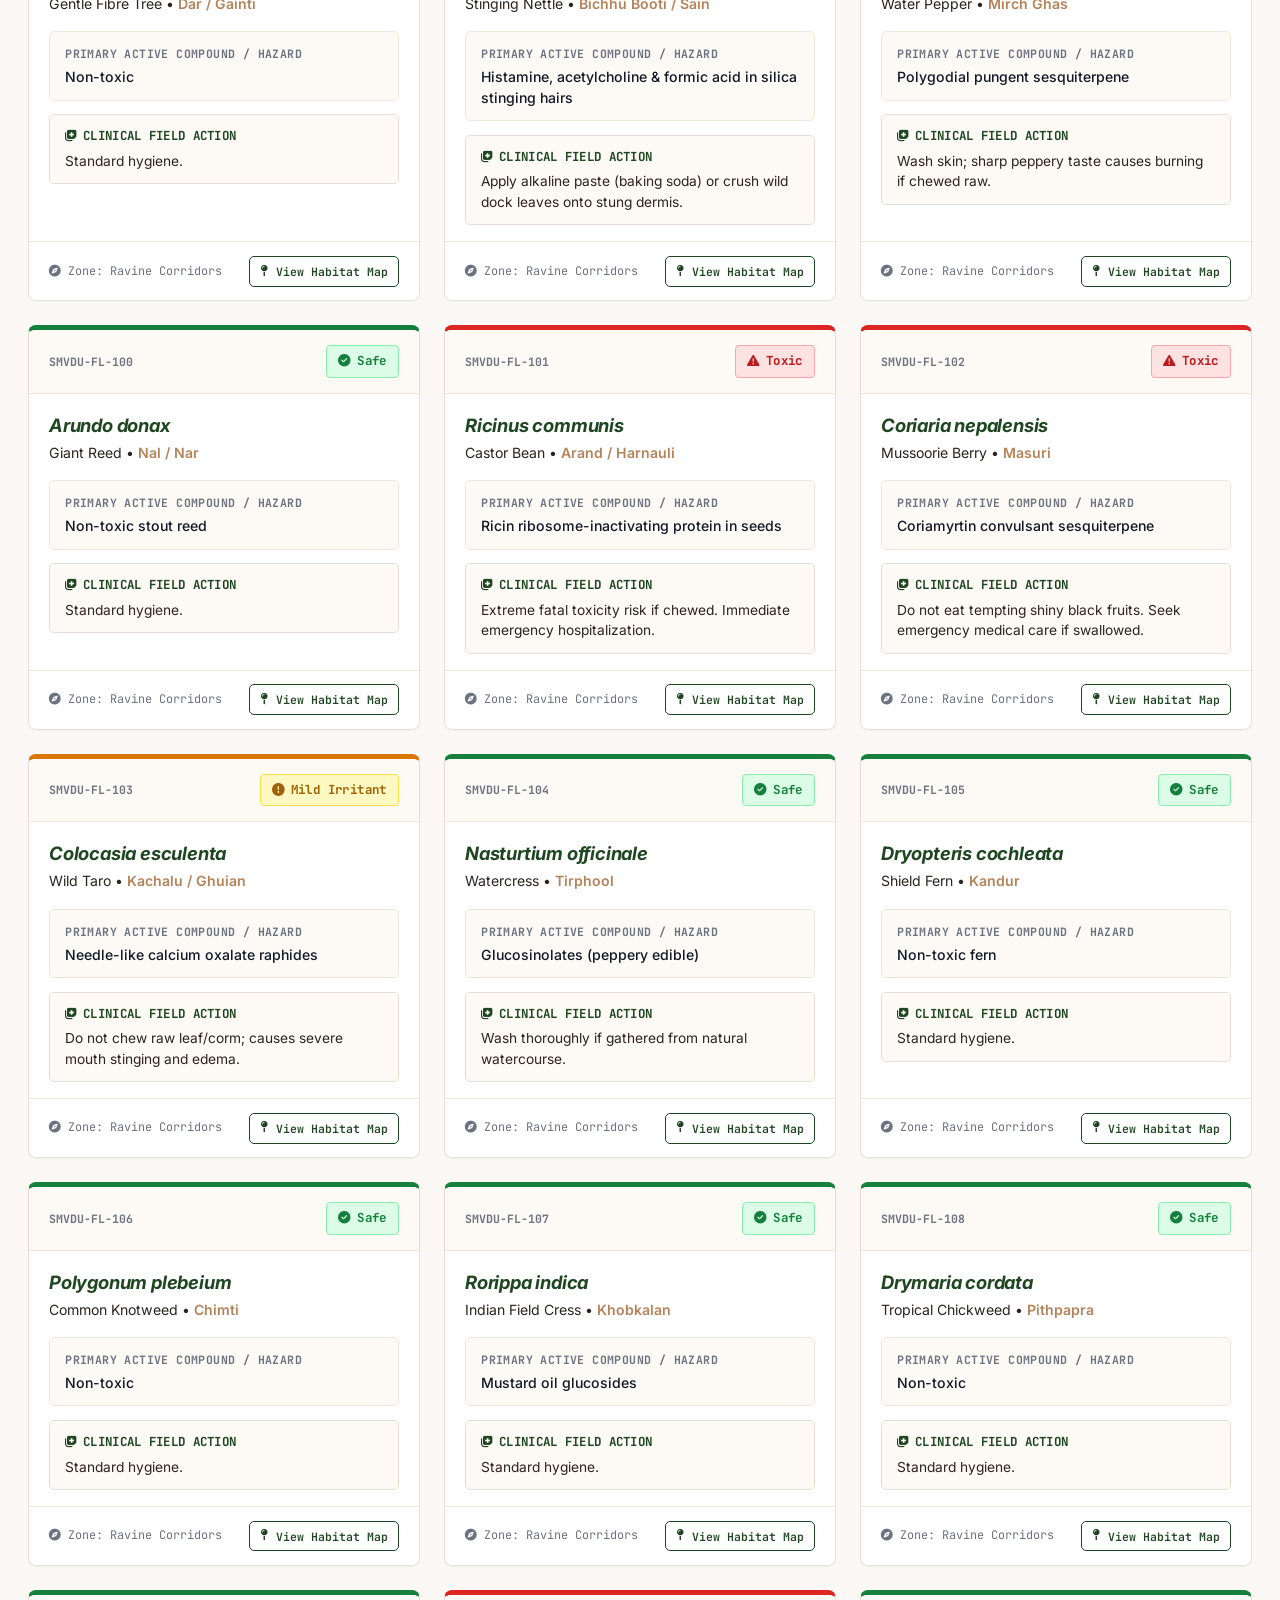
<file: safety.html>
<!DOCTYPE html>
<html lang="en">
<head>
    <meta charset="UTF-8">
    <meta name="viewport" content="width=device-width, initial-scale=1.0">
    <title>Toxicity &amp; Field Safety Protocols — SMVDU Floris</title>

    <!-- Instant Theme Loader: Place this BEFORE your CSS links -->
    <script>
        (function() {
            var saved = localStorage.getItem('smvdu_floris_theme');
            var theme = saved || (window.matchMedia('(prefers-color-scheme: dark)').matches ? 'dark' : 'light');
            document.documentElement.setAttribute('data-theme', theme);
        })();
    </script>

    <meta name="theme-color" content="#1e4620">
    <meta name="apple-mobile-web-app-capable" content="yes">
    <meta name="apple-mobile-web-app-status-bar-style" content="black-translucent">
    <link rel="manifest" href="manifest.json">

    <!-- Fonts & Icons -->
    <link rel="preconnect" href="https://fonts.googleapis.com">
    <link rel="preconnect" href="https://fonts.gstatic.com" crossorigin>
    <link href="https://fonts.googleapis.com/css2?family=Inter:wght@300;400;500;600;700&family=JetBrains+Mono:wght@400;500;600;700&family=Playfair+Display:ital,wght@0,600;0,700;1,400&display=swap" rel="stylesheet">
    <link rel="stylesheet" href="https://cdnjs.cloudflare.com/ajax/libs/font-awesome/6.4.0/css/all.min.css">

    <!-- Master CSS & Safety-Specific CSS -->
    <link rel="stylesheet" href="css/style.css">
    <link rel="stylesheet" href="css/safety.css">
</head>
<body>

    <!-- Retractable Header Interface -->
    <header class="home-header">
        <div class="home-nav-container">
            <!-- Retractable Nav Trigger Button -->
            <button type="button" id="btn-toggle-menu" class="retractable-menu-btn" aria-label="Toggle Navigation Menu" title="Menu">
                <i class="fa-solid fa-bars" id="menu-icon"></i>
            </button>

            <!-- Theme Toggle Button -->
            <button type="button" id="themeToggleBtn" class="theme-toggle-btn" aria-label="Toggle Light/Dark Mode" title="Toggle Light/Dark Mode">
                <i class="fa-solid fa-moon" id="themeIcon"></i>
            </button>
        </div>

        <!-- Retractable Drawer Panel -->
        <nav id="retractable-nav-drawer" class="retractable-nav-drawer" aria-hidden="true">
            <ul class="nav-links">
                <li><a href="index.html" class="active"><i class="fa-solid fa-house"></i> Home</a></li>
                <li><a href="database.html"><i class="fa-solid fa-book-bookmark"></i> Flora Database</a></li>
                <li><a href="maps.html"><i class="fa-solid fa-map-location-dot"></i> Vegetation Maps</a></li>
                <li><a href="research.html"><i class="fa-solid fa-seedling"></i> Sustainability &amp; Audit</a></li>
                <li><a href="safety.html"><i class="fa-solid fa-shield-halved"></i> Toxicity &amp; Safety</a></li>
            </ul>
        </nav>
    </header>

    <main class="nexus-wrapper">

        <!-- Header -->
        <div class="db-header">
            <div class="db-title">
                <h1>CAMPUS <span>FLORA TOXICITY &amp; SAFETY</span></h1>
                <div class="db-subtitle">
                    <span class="db-subtitle-line"></span>
                    <p>Field Researcher Hazard Classifications, Clinical First-Aid &amp; Exposure Triage</p>
                </div>
            </div>
            <div class="status-chip" style="border-color: #fca5a5;">
                <div class="status-dot" style="background: #ef4444; box-shadow: 0 0 8px #ef4444;"></div>
                <span style="color: var(--icon-fg-red);">CLINICAL PROTOCOLS // ACTIVE</span>
            </div>
        </div>

        <!-- Safety Telemetry Grid -->
        <div class="density-stats-grid">
            <div class="stat-card">
                <div class="stat-label">Documented Non-Toxic Species</div>
                <div class="stat-value" style="color: var(--text-success);" id="safety-stat-safe">--</div>
                <div class="density-meta">Safe for physical touch &amp; sampling</div>
            </div>
            <div class="stat-card amber">
                <div class="stat-label">Mild Irritant / Allergenic Taxa</div>
                <div class="stat-value" id="safety-stat-irritant">--</div>
                <div class="density-meta">Gloves required during quadrat cuts</div>
            </div>
            <div class="stat-card" style="border-left-color: #ef4444;">
                <div class="stat-label">High-Toxicity Scrub Taxa</div>
                <div class="stat-value" style="color: var(--icon-fg-red);" id="safety-stat-toxic">--</div>
                <div class="density-meta">Severe cardiotoxins &amp; alkaloids</div>
            </div>
            <div class="stat-card cyan">
                <div class="stat-label">Campus Health Centre Distance</div>
                <div class="stat-value">~450m</div>
                <div class="density-meta">Medical emergency response corridor</div>
            </div>
        </div>

        <!-- Emergency Protocols Action Strip -->
        <section class="emergency-strip">
            <div class="emergency-icon-box">
                <i class="fa-solid fa-triangle-exclamation"></i>
            </div>
            <div class="emergency-text">
                <h3>Campus Botanical Exposure Emergency Protocol</h3>
                <p>
                    In the event of any medical emergency, contact the <strong>SMVDU Medical Aid Centre</strong>.
                </p>
            </div>
            <div class="emergency-actions">
                <a
    href="tel:+911991285524,,2222"
    class="btn-action btn-danger"
    id="medical-centre-call"
    aria-label="Call SMVDU Medical Centre, extension 2222"
    title="Call Medical Centre — Extension 2222"
>
    <i class="fa-solid fa-phone-volume"></i>
    Medical Centre <span>(Ext. 2222)</span>
</a>
            </div>
        </section>

        <!-- Hazard Tier Filter Toolbar -->
        <div class="safety-filter-bar">
            <div class="tier-pills">
                <button type="button" class="tier-pill active" id="btn-tier-all">All Profiles</button>
                <button type="button" class="tier-pill tier-safe" id="btn-tier-safe">Non-Toxic (Safe)</button>
                <button type="button" class="tier-pill tier-irritant" id="btn-tier-irritant">Mild Irritant</button>
                <button type="button" class="tier-pill tier-toxic" id="btn-tier-toxic">Severe Toxic</button>
            </div>
            <div class="safety-search-wrap">
                <input type="text" id="safety-search" placeholder="Search safety database by botanical name, Dogri, or toxin...">
            </div>
        </div>

        <!-- Hazardous Species Detailed Cards Container -->
        <section class="hazard-cards-container" id="hazard-cards-stage">
            <!-- Populated dynamically via js/safety.js -->
        </section>

        <!-- Standard First Aid Guidelines Reference -->
        <section class="density-table-card" style="margin-top: 2.5rem;">
            <div class="table-header-bar">
                <div class="table-title">
                    <i class="fa-solid fa-kit-medical"></i> Standard Field Exposure Triage Table
                </div>
            </div>
            <div class="table-scroll">
                <table>
                    <thead>
                        <tr>
                            <th>Toxicity Profile</th>
                            <th>Target Organs</th>
                            <th>Common Clinical Symptoms</th>
                            <th>Field Immediate Action</th>
                            <th>Recommended Field PPE</th>
                        </tr>
                    </thead>
                    <tbody>
                        <tr>
                            <td><span class="hazard-chip hazard-toxic">Toxic</span></td>
                            <td>Ocular cornea, GI tract, cardiac rhythm</td>
                            <td>Photophobia, corneal edema, burning sensation, bradycardia upon ingestion</td>
                            <td>Copious ocular rinse for 15 min; immediate transfer to Health Centre</td>
                            <td>Nitrile gloves &amp; splash safety goggles</td>
                        </tr>
                        <tr>
                            <td><span class="hazard-chip hazard-irritant">Mild Irritant</span></td>
                            <td>Epidermis, mucous membranes</td>
                            <td>Contact erythema, pruritus, mild skin rash, pod-dust sneezing</td>
                            <td>Wash with mild soap and ambient running water</td>
                            <td>Standard cotton field gloves</td>
                        </tr>
                        <tr>
                            <td><span class="hazard-chip hazard-safe">Safe</span></td>
                            <td>None</td>
                            <td>Physiologically inert for normal touch and herbarium mounting</td>
                            <td>None required; wash hands after field transect</td>
                            <td>Not required</td>
                        </tr>
                    </tbody>
                </table>
            </div>
        </section>

    </main>

    <footer>
        <div class="footer-content">
            <div class="footer-col">
                <h4>SMVDU Floris Project</h4>
                <p>Engineered and developed independently by <strong>Ekansh Kaul</strong>. Botanical records and field survey telemetry compiled with the assistance from the <strong>Department of Design Your Degree</strong>, Shri Mata Vaishno Devi University, Kakryal, Katra, J&amp;K – 182320.</p>            </div>
            </div>
            <div class="footer-col">
                <h4>Quick Links</h4>
                <ul class="footer-links">
                    <li><a href="index.html">Home</a></li>
                    <li><a href="database.html">Flora Database</a></li>
                    <li><a href="maps.html">Vegetation Maps</a></li>
                    <li><a href="research.html">Sustainability &amp; Audit</a></li>
                    <li><a href="safety.html">Toxicity &amp; Safety</a></li>
                </ul>
            </div>
            <div class="footer-col">
                <h4>Institutional Contact</h4>
                <p>Campus Flora Initiative<br>Email: <span style="color: #ffffff; font-weight: 500;">biodiversity@smvdu.ac.in</span></p>
            </div>
        </div>
    </footer>

    <!-- Global Scripts -->
    <script src="js/data.js"></script>
    <script src="js/main.js"></script>
    <script src="js/safety.js"></script>
</body>
</html>
</file>
<file: css/style.css>
/* =========================================================
   SMVDU - BIO: MASTER CORE DESIGN SYSTEM (css/style.css)
   Classic Warm Herbarium Palette + Unified Modern Typography
   ========================================================= */

:root {
    /* Brand Palette */
    --primary: #1e4620;          /* Deep Forest Green */
    --primary-light: #2d6a4f;    /* Balanced Emerald */
    --primary-hover: #143216;
    --primary-muted: #dcfce7;    /* Light Pine Tint */
    --accent-gold: #b5835a;      /* Sub-Himalayan Earth Gold */
    --accent-amber: #d97706;     /* Amber Hazard */
    --accent-cyan: #0284c7;      /* Stream Riparian Blue */

    /* Canvas & Elevation */
    --bg-warm: #fbf8f5;          /* Warm Parchment (page canvas) */
    --bg-main: #fbf8f5;          /* Alias of --bg-warm, kept in sync */
    --bg-secondary: #fdfaf6;     /* Subtle panel fill: table headers, modal header, step cards */
    --bg-hover: #f4f1ec;         /* Hover fill for rows / interactive surfaces */
    --surface: #ffffff;          /* Pure White (cards) */
    --border-color: #e6dfd5;     /* Structural Border */
    --border-subtle: #f0e6da;    /* Row Divider */

    /* Text Tones */
    --text-dark: #2c221e;
    --text-muted: #6b7280;
    --text-heading: #111827;

    /* Semantic status & icon-tint tokens (used by inline styles & JS-rendered markup) */
    --icon-tint-gold: #fdf6ec;
    --icon-tint-red: #fef2f2;
    --icon-fg-red: #dc2626;
    --text-success: #15803d;

    /* Ecological sector accent tokens (research table, matches maps.js sector colors) */
    --sector-pine: #15803d;
    --sector-avenue: #a16207;
    --sector-scrub: #c2410c;
    --sector-ravine: #0e7490;

    /* Shadows */
    --shadow-sm: 0 1px 2px rgba(44, 34, 30, 0.04);
    --shadow-md: 0 4px 12px rgba(44, 34, 30, 0.06);
    --shadow-lg: 0 10px 15px -3px rgba(0, 0, 0, 0.12);
}

/* --- Dark Theme: complete override of every variable declared above --- */
[data-theme="dark"] {
    /* Brand Palette */
    --primary: #2d6a30;
    --primary-light: #3f8f45;
    --primary-hover: #38803b;
    --primary-muted: #14301a;
    --accent-gold: #c89b7b;
    --accent-amber: #f59e0b;
    --accent-cyan: #38bdf8;

    /* Canvas & Elevation */
    --bg-warm: #121812;
    --bg-main: #121812;
    --bg-secondary: #182618;
    --bg-hover: rgba(255, 255, 255, 0.05);
    --surface: #1a241a;
    --border-color: #273827;
    --border-subtle: #1f2e1f;

    /* Text Tones */
    --text-dark: #f0fdf4;
    --text-muted: #9ca3af;
    --text-heading: #f9fafb;

    /* Semantic status & icon-tint tokens */
    --icon-tint-gold: rgba(200, 155, 123, 0.15);
    --icon-tint-red: rgba(239, 68, 68, 0.15);
    --icon-fg-red: #f87171;
    --text-success: #4ade80;

    /* Ecological sector accent tokens (brightened for dark-canvas contrast) */
    --sector-pine: #4ade80;
    --sector-avenue: #eab308;
    --sector-scrub: #fb923c;
    --sector-ravine: #22d3ee;

    /* Shadows (need to be darker/stronger to read against a dark canvas) */
    --shadow-sm: 0 1px 2px rgba(0, 0, 0, 0.4);
    --shadow-md: 0 4px 12px rgba(0, 0, 0, 0.5);
    --shadow-lg: 0 10px 25px rgba(0, 0, 0, 0.5);
}

/* --- Base Resets & Proportional Layout --- */
* {
    margin: 0;
    padding: 0;
    box-sizing: border-box;
}

body {
    background-color: var(--bg-warm);
    color: var(--text-dark);
    font-family: 'Inter', system-ui, -apple-system, BlinkMacSystemFont, "Segoe UI", Roboto, sans-serif;
    font-size: 16.5px;
    line-height: 1.65;
    -webkit-font-smoothing: antialiased;
    min-height: 100vh;
    display: flex;
    flex-direction: column;
}

.nexus-wrapper {
    max-width: 1320px;
    width: 100%;
    margin: 0 auto;
    padding: 2.25rem 1.75rem 4.5rem 1.75rem;
    flex: 1;
}

/* --- Strict Font Separation --- */
/* Primary titles and top brand title strictly retain Playfair Display */
h1,
.hero-content h1,
.db-title h1,
.logo-title {
    font-family: 'Playfair Display', Georgia, serif;
    color: var(--text-heading);
    font-weight: 700;
}

/* All other headings adopt the unified Inter font family */
h2, h3, h4, h5, h6,
.qr-guide-header h2,
.qr-step-item h4,
.portal-feature-card h3,
.modal-header h3,
.table-title,
.footer-col h4,
.hazard-botanical-name,
.sidebar-header h3,
.audit-narrative-card h2,
.emergency-text h3 {
    font-family: 'Inter', system-ui, -apple-system, BlinkMacSystemFont, "Segoe UI", Roboto, sans-serif !important;
    color: var(--text-heading);
    font-weight: 700;
    letter-spacing: -0.2px;
}

.font-mono {
    font-family: 'JetBrains Mono', monospace;
}

/* --- Header & Gliding Navbar Indicator --- */
header {
    background: var(--surface);
    border-bottom: 1px solid var(--border-color);
    position: sticky;
    top: 0;
    z-index: 1000;
    box-shadow: 0 1px 4px rgba(0, 0, 0, 0.04);
}

.navbar {
    max-width: 1320px;
    margin: 0 auto;
    padding: 1rem 1.75rem;
    display: flex;
    justify-content: space-between;
    align-items: center;
    position: relative;
}

.logo {
    text-decoration: none;
    display: flex;
    flex-direction: column;
}

.logo-title {
    font-size: 1.55rem;
    font-weight: 700;
    color: var(--primary);
    letter-spacing: 0.5px;
}

.logo-subtitle {
    font-family: 'JetBrains Mono', monospace;
    font-size: 0.74rem;
    color: var(--accent-gold);
    text-transform: uppercase;
    letter-spacing: 1.2px;
    font-weight: 600;
}

.nav-links {
    list-style: none;
    display: flex;
    align-items: center;
    gap: 1.75rem;
    position: relative;
}

.nav-links li a {
    text-decoration: none;
    font-size: 0.98rem;
    font-weight: 500;
    color: var(--text-muted);
    padding: 0.45rem 0.65rem;
    border-radius: 4px;
    transition: color 0.2s ease;
    display: inline-block;
}

.nav-links li a:hover {
    color: var(--primary);
}

.nav-links li a.active {
    color: var(--primary);
    font-weight: 600;
}

/* Active Glider Track */
.nav-indicator {
    position: absolute;
    bottom: -4px;
    height: 3px;
    background: var(--accent-gold);
    border-radius: 2px;
    transition: all 0.3s cubic-bezier(0.25, 0.8, 0.25, 1);
    opacity: 0;
    pointer-events: none;
}

/* --- Shared Page Title Header Block --- */
.db-header {
    display: flex;
    justify-content: space-between;
    align-items: flex-end;
    flex-wrap: wrap;
    gap: 1.25rem;
    margin-bottom: 2.25rem;
    padding-bottom: 1.5rem;
    border-bottom: 1px solid var(--border-color);
}

.db-title h1 {
    font-size: 2.45rem;
    line-height: 1.15;
    letter-spacing: -0.5px;
}

.db-title h1 span {
    color: var(--accent-gold);
    font-style: italic;
    font-weight: 400;
}

.db-subtitle {
    display: flex;
    align-items: center;
    gap: 0.85rem;
    margin-top: 0.5rem;
}

.db-subtitle-line {
    display: inline-block;
    width: 38px;
    height: 2px;
    background: var(--accent-gold);
}

.db-subtitle p {
    font-family: 'JetBrains Mono', monospace;
    font-size: 0.84rem;
    text-transform: uppercase;
    letter-spacing: 0.8px;
    color: var(--text-muted);
}

.status-chip {
    display: inline-flex;
    align-items: center;
    gap: 0.55rem;
    background: var(--surface);
    border: 1px solid var(--border-color);
    padding: 0.45rem 0.95rem;
    border-radius: 20px;
    font-family: 'JetBrains Mono', monospace;
    font-size: 0.78rem;
    font-weight: 700;
    color: var(--primary);
    box-shadow: var(--shadow-sm);
}

.status-dot {
    width: 8px;
    height: 8px;
    background: #22c55e;
    border-radius: 50%;
    box-shadow: 0 0 6px #22c55e;
}

/* --- Shared Telemetry Stat Cards --- */
.density-stats-grid {
    display: grid;
    grid-template-columns: repeat(auto-fit, minmax(240px, 1fr));
    gap: 1.4rem;
    margin-bottom: 2.25rem;
}

.stat-card {
    background: var(--surface);
    border: 1px solid var(--border-color);
    border-radius: 8px;
    padding: 1.4rem 1.55rem;
    box-shadow: var(--shadow-sm);
    border-left: 5px solid var(--primary);
    display: flex;
    flex-direction: column;
    justify-content: center;
}

.stat-card.gold { border-left-color: var(--accent-gold); }
.stat-card.amber { border-left-color: var(--accent-amber); }
.stat-card.cyan { border-left-color: var(--accent-cyan); }

.stat-label {
    font-size: 0.82rem;
    color: var(--text-muted);
    font-family: 'JetBrains Mono', monospace;
    text-transform: uppercase;
    letter-spacing: 0.8px;
    font-weight: 600;
}

.stat-value {
    font-size: 2.35rem;
    font-weight: 700;
    color: var(--primary);
    font-family: 'JetBrains Mono', monospace;
    margin: 0.4rem 0 0.25rem 0;
    line-height: 1.1;
}

.stat-card.gold .stat-value { color: var(--accent-gold); }
.stat-card.amber .stat-value { color: var(--accent-amber); }
.stat-card.cyan .stat-value { color: var(--accent-cyan); }

.density-meta {
    font-size: 0.82rem;
    color: var(--text-muted);
    font-family: 'JetBrains Mono', monospace;
    letter-spacing: 0.2px;
}

/* --- Shared Buttons & Actions --- */
.btn-action {
    display: inline-flex;
    align-items: center;
    gap: 0.5rem;
    background: var(--primary);
    color: #ffffff;
    padding: 0.65rem 1.25rem;
    border-radius: 5px;
    font-family: 'JetBrains Mono', monospace;
    font-size: 0.88rem;
    font-weight: 600;
    text-decoration: none;
    border: 1px solid var(--primary);
    cursor: pointer;
    transition: all 0.2s ease;
}

.btn-action:hover {
    background: var(--primary-light);
    border-color: var(--primary-light);
    transform: translateY(-1px);
    box-shadow: var(--shadow-sm);
}

.btn-outline {
    background: transparent;
    color: var(--primary);
    border: 1px solid var(--primary);
}

.btn-outline:hover {
    background: var(--primary-muted);
    color: var(--primary);
}

.btn-danger {
    background: #ef4444;
    border-color: #ef4444;
    color: #ffffff;
}

.btn-danger:hover {
    background: #dc2626;
    border-color: #dc2626;
}

/* --- Shared Form Inputs --- */
input[type="text"],
input[type="number"],
input[type="file"],
select,
textarea {
    width: 100%;
    padding: 0.72rem 0.95rem;
    border: 1px solid var(--border-color);
    border-radius: 5px;
    background: var(--surface);
    font-family: 'Inter', sans-serif;
    font-size: 0.95rem;
    color: var(--text-dark);
    outline: none;
    transition: border-color 0.2s ease;
}

input:focus,
select:focus,
textarea:focus {
    border-color: var(--primary);
    box-shadow: 0 0 0 3px rgba(45, 106, 79, 0.14);
}

/* --- Standardized Tables --- */
.density-table-card {
    background: var(--surface);
    border: 1px solid var(--border-color);
    border-radius: 8px;
    box-shadow: var(--shadow-sm);
    overflow: hidden;
}

.table-header-bar {
    padding: 1.15rem 1.65rem;
    background: var(--bg-secondary);
    border-bottom: 1px solid var(--border-color);
}

.table-title {
    font-size: 0.94rem;
    font-weight: 700;
    color: var(--primary);
    text-transform: uppercase;
    letter-spacing: 0.6px;
    display: flex;
    align-items: center;
    gap: 0.6rem;
}

.table-scroll {
    overflow-x: auto;
    width: 100%;
}

table {
    width: 100%;
    border-collapse: collapse;
    font-size: 0.95rem;
    text-align: left;
}

thead {
    background-color: var(--bg-secondary);
    border-bottom: 1px solid var(--border-color);
}

th {
    padding: 1rem 1.35rem;
    font-family: 'JetBrains Mono', monospace;
    font-size: 0.8rem;
    text-transform: uppercase;
    letter-spacing: 0.8px;
    color: var(--text-muted);
    font-weight: 600;
}

td {
    padding: 1.1rem 1.35rem;
    border-bottom: 1px solid var(--border-subtle);
    color: var(--text-dark);
    vertical-align: middle;
}

tbody tr:last-child td {
    border-bottom: none;
}

tbody tr:hover {
    background-color: var(--bg-hover);
}

/* --- Hazard Status Chips --- */
.hazard-chip {
    display: inline-flex;
    align-items: center;
    gap: 0.4rem;
    padding: 0.3rem 0.7rem;
    border-radius: 4px;
    font-family: 'JetBrains Mono', monospace;
    font-size: 0.78rem;
    font-weight: 700;
    letter-spacing: 0.4px;
}

.hazard-safe {
    background: #dcfce7;
    color: #15803d;
    border: 1px solid #86efac;
}

.hazard-irritant {
    background: #fef9c3;
    color: #a16207;
    border: 1px solid #fde047;
}

.hazard-toxic {
    background: #fee2e2;
    color: #b91c1c;
    border: 1px solid #fca5a5;
}

[data-theme="dark"] .hazard-safe {
    background: rgba(34, 197, 94, 0.15);
    color: #4ade80;
    border-color: rgba(34, 197, 94, 0.4);
}

[data-theme="dark"] .hazard-irritant {
    background: rgba(234, 179, 8, 0.15);
    color: #facc15;
    border-color: rgba(234, 179, 8, 0.4);
}

[data-theme="dark"] .hazard-toxic {
    background: rgba(239, 68, 68, 0.15);
    color: #f87171;
    border-color: rgba(239, 68, 68, 0.4);
}

/* --- Index Hero Card & QR Access Section --- */
.hero-card {
    background: var(--surface);
    border: 1px solid var(--border-color);
    border-radius: 8px;
    padding: 3rem 2.5rem;
    box-shadow: var(--shadow-sm);
    display: flex;
    justify-content: space-between;
    align-items: center;
    flex-wrap: wrap;
    gap: 2.25rem;
}

.hero-content {
    max-width: 720px;
}

.eyebrow-tag {
    font-family: 'JetBrains Mono', monospace;
    font-size: 0.82rem;
    font-weight: 700;
    color: var(--primary);
    letter-spacing: 1.3px;
    display: inline-block;
    margin-bottom: 0.75rem;
}

.hero-content h1 {
    font-size: 2.85rem;
    line-height: 1.15;
    margin-bottom: 1.15rem;
}

.hero-content h1 span {
    color: var(--accent-gold);
    display: block;
    font-style: italic;
    font-weight: 400;
}

.hero-content p {
    font-size: 1.1rem;
    color: var(--text-muted);
    line-height: 1.7;
    margin-bottom: 1.75rem;
}

.hero-actions {
    display: flex;
    gap: 1rem;
    flex-wrap: wrap;
}

.hero-badge-box {
    display: flex;
    flex-direction: column;
    gap: 1rem;
    min-width: 240px;
}

.stat-callout {
    background: var(--surface);
    border: 1px solid var(--border-subtle);
    border-left: 4px solid var(--primary);
    padding: 1rem 1.25rem;
    border-radius: 4px;
}

.stat-callout.gold { border-left-color: var(--accent-gold); }
.stat-callout.cyan { border-left-color: var(--accent-cyan); }

.callout-num {
    display: block;
    font-family: 'JetBrains Mono', monospace;
    font-size: 1.95rem;
    font-weight: 700;
    color: var(--text-heading);
    line-height: 1;
}

.callout-desc {
    font-size: 0.8rem;
    color: var(--text-muted);
    font-family: 'JetBrains Mono', monospace;
    margin-top: 0.4rem;
    display: block;
}

/* QR Code Physical Access Guide Card */
.qr-guide-card {
    background: var(--surface);
    border: 1px solid var(--border-color);
    border-radius: 8px;
    padding: 2rem 2.25rem;
    box-shadow: var(--shadow-sm);
    margin-top: 2.25rem;
}

.qr-guide-header {
    display: flex;
    justify-content: space-between;
    align-items: center;
    flex-wrap: wrap;
    gap: 1.25rem;
    border-bottom: 1px solid var(--border-subtle);
    padding-bottom: 1.25rem;
    margin-bottom: 1.5rem;
}

.qr-guide-header h2 {
    font-size: 1.45rem;
    color: var(--primary);
    display: flex;
    align-items: center;
    gap: 0.6rem;
}

.qr-guide-header p {
    font-size: 0.92rem;
    color: var(--text-muted);
    margin-top: 0.25rem;
}

.qr-steps-grid {
    display: grid;
    grid-template-columns: repeat(auto-fit, minmax(250px, 1fr));
    gap: 1.65rem;
}

.qr-step-item {
    background: var(--bg-secondary);
    border: 1px solid var(--border-subtle);
    border-radius: 6px;
    padding: 1.4rem;
    position: relative;
}

.step-num {
    font-size: 1.5rem;
    font-weight: 700;
    color: var(--accent-gold);
    line-height: 1;
    margin-bottom: 0.45rem;
}

.qr-step-item h4 {
    font-size: 1.05rem;
    color: var(--text-heading);
    margin-bottom: 0.4rem;
}

.qr-step-item p {
    font-size: 0.88rem;
    color: var(--text-muted);
    line-height: 1.55;
}

/* Feature Grid */
.portal-grid {
    display: grid;
    grid-template-columns: repeat(auto-fit, minmax(280px, 1fr));
    gap: 1.4rem;
    margin-top: 2.25rem;
}

.portal-feature-card {
    background: var(--surface);
    border: 1px solid var(--border-color);
    border-radius: 8px;
    padding: 2rem 1.75rem;
    box-shadow: var(--shadow-sm);
    display: flex;
    flex-direction: column;
    transition: transform 0.2s ease, box-shadow 0.2s ease;
}

.portal-feature-card:hover {
    transform: translateY(-2px);
    box-shadow: var(--shadow-md);
}

.feature-icon {
    width: 48px;
    height: 48px;
    background: var(--bg-secondary);
    color: var(--primary);
    border-radius: 6px;
    display: flex;
    align-items: center;
    justify-content: center;
    font-size: 1.35rem;
    margin-bottom: 1.25rem;
}

.portal-feature-card h3 {
    font-size: 1.28rem;
    margin-bottom: 0.6rem;
}

.portal-feature-card p {
    font-size: 0.94rem;
    color: var(--text-muted);
    line-height: 1.6;
    flex: 1;
    margin-bottom: 1.4rem;
}

.feature-link {
    font-family: 'JetBrains Mono', monospace;
    font-size: 0.86rem;
    font-weight: 600;
    color: var(--primary);
    text-decoration: none;
}

.feature-link:hover {
    text-decoration: underline;
}

/* --- Shared Modals --- */
.modal-backdrop {
    position: fixed;
    top: 0;
    left: 0;
    width: 100vw;
    height: 100vh;
    background: rgba(17, 24, 39, 0.65);
    backdrop-filter: blur(4px);
    display: flex;
    align-items: center;
    justify-content: center;
    z-index: 2000;
    padding: 1.5rem;
}

.modal-dialog {
    background: var(--surface);
    border-radius: 8px;
    max-width: 680px;
    width: 100%;
    max-height: 90vh;
    overflow-y: auto;
    box-shadow: var(--shadow-lg);
    border: 1px solid var(--border-color);
}

.modal-header {
    padding: 1.25rem 1.65rem;
    background: var(--bg-secondary);
    border-bottom: 1px solid var(--border-subtle);
    display: flex;
    justify-content: space-between;
    align-items: center;
}

.modal-header h3 {
    font-size: 1.28rem;
    color: var(--primary);
    display: flex;
    align-items: center;
    gap: 0.6rem;
}

.modal-close {
    background: transparent;
    border: none;
    font-size: 1.65rem;
    color: var(--text-muted);
    cursor: pointer;
    line-height: 1;
}

.modal-close:hover {
    color: #ef4444;
}

/* --- Shared Footer --- */
footer {
    background: #19381b;
    color: #e2e8f0;
    border-top: 1px solid #142e16;
    padding: 3.25rem 1.75rem 2.25rem 1.75rem;
    margin-top: auto;
}

.footer-content {
    max-width: 1320px;
    margin: 0 auto;
    display: grid;
    grid-template-columns: 2fr 1fr 1fr;
    gap: 2.75rem;
}

.footer-col h4 {
    font-size: 1.15rem;
    color: #ffffff;
    margin-bottom: 0.95rem;
}

.footer-col p {
    font-size: 0.92rem;
    color: #94a3b8;
    line-height: 1.65;
}

.footer-links {
    list-style: none;
}

.footer-links li {
    margin-bottom: 0.6rem;
}

.footer-links a {
    color: #94a3b8;
    text-decoration: none;
    font-size: 0.92rem;
    transition: color 0.2s ease;
}

.footer-links a:hover {
    color: #ffffff;
}

/* --- Responsive Adjustments --- */
@media (max-width: 768px) {
    body {
        font-size: 15.5px;
    }

    .navbar {
        flex-direction: column;
        gap: 0.9rem;
        align-items: flex-start;
    }

    .nav-links {
        width: 100%;
        overflow-x: auto;
        padding-bottom: 0.35rem;
        gap: 0.85rem;
    }

    .hero-card {
        padding: 2rem 1.5rem;
    }

    .hero-content h1 {
        font-size: 2.25rem;
    }

    .footer-content {
        grid-template-columns: 1fr;
        gap: 2rem;
    }
}

@view-transition {
  navigation: auto;
}

/* =========================================================
   SMVDU Floris: Enhanced Research Table Styles
   ========================================================= */

.density-table-card {
    background: var(--surface);
    border: 1px solid var(--border-color);
    border-radius: 10px;
    overflow: hidden;
    box-shadow: var(--shadow-sm);
}

.table-header-bar {
    padding: 1rem 1.25rem;
    background: var(--bg-secondary);
    border-bottom: 1px solid var(--border-color);
}

.table-title {
    font-family: 'Playfair Display', serif;
    font-size: 1.15rem;
    font-weight: 700;
    color: var(--primary);
    display: flex;
    align-items: center;
    gap: 0.5rem;
}

.table-scroll {
    overflow-x: auto;
}

.table-scroll table {
    width: 100%;
    border-collapse: collapse;
    text-align: left;
    font-size: 0.86rem;
}

.table-scroll th {
    font-family: 'JetBrains Mono', monospace;
    font-size: 0.72rem;
    text-transform: uppercase;
    letter-spacing: 0.5px;
    color: var(--text-muted);
    background: var(--bg-secondary);
    padding: 0.75rem 1.15rem;
    border-bottom: 1px solid var(--border-color);
    font-weight: 700;
}

.table-scroll td {
    padding: 0.9rem 1.15rem;
    border-bottom: 1px solid var(--border-subtle);
    color: var(--text-dark);
    vertical-align: middle;
}

.table-scroll tr {
    transition: background-color 0.15s ease;
}

.table-scroll tr:hover td {
    background: var(--bg-hover);
}

.table-scroll tr:last-child td {
    border-bottom: none;
}

/* Micro-badges for species count */
.specimen-count-badge {
    display: inline-flex;
    align-items: center;
    justify-content: center;
    background: var(--bg-secondary);
    color: var(--primary);
    border: 1px solid var(--border-subtle);
    padding: 0.2rem 0.65rem;
    border-radius: 12px;
    font-family: 'JetBrains Mono', monospace;
    font-size: 0.78rem;
    font-weight: 700;
}
/* =========================================================
   SMVDU Floris: Mobile Responsiveness & Touch Optimization
   ========================================================= */

@media (max-width: 768px) {
    /* Navbar collapse / touch layout */
    .navbar {
        flex-direction: column;
        align-items: flex-start;
        gap: 0.75rem;
        padding: 0.75rem 1rem;
    }

    .nav-links {
        width: 100%;
        overflow-x: auto;
        padding-bottom: 0.25rem;
        gap: 0.5rem;
        -webkit-overflow-scrolling: touch;
    }

    .nav-links li a {
        padding: 0.4rem 0.65rem;
        font-size: 0.78rem;
        white-space: nowrap;
    }

    .nav-indicator {
        display: none; /* Hide gliding indicator on mobile touch screens to prevent visual bugs */
    }

    /* Main layout container padding */
    .nexus-wrapper {
        padding: 1rem 0.75rem;
    }

    /* Hero section stack */
    .hero-card {
        grid-template-columns: 1fr;
        padding: 1.5rem 1.25rem;
        gap: 1.5rem;
    }

    .hero-content h1 {
        font-size: 1.85rem;
    }

    .hero-actions {
        flex-direction: column;
        align-items: stretch;
    }

    .hero-actions .btn-action {
        width: 100%;
        justify-content: center;
    }

    /* Grids stack */
    .portal-grid,
    .qr-steps-grid {
        grid-template-columns: 1fr;
        gap: 1rem;
    }

    .qr-guide-card {
        padding: 1.5rem 1.25rem;
    }

    /* Tables scrollable on mobile */
    .table-scroll {
        overflow-x: auto;
        -webkit-overflow-scrolling: touch;
    }

    .table-scroll table {
        min-width: 600px; /* Forces horizontal scroll rather than text crushing */
    }
}
/* =========================================================
   SMVDU Floris: Global Mobile Scaling & Compact Viewports
   ========================================================= */

@media (max-width: 768px) {
    /* Reduce global wrapper spacing */
    .nexus-wrapper {
        padding: 1rem 0.75rem;
    }

    /* Compress Hero & Header components */
    .hero-card {
        padding: 1.25rem 1rem;
        gap: 1.25rem;
    }

    .hero-content h1 {
        font-size: 1.65rem;
        line-height: 1.2;
    }

    .hero-content p {
        font-size: 0.9rem;
        margin-bottom: 1.25rem;
    }

    /* Shrink stat callouts for mobile */
    .hero-badge-box {
        display: grid;
        grid-template-columns: repeat(3, 1fr);
        gap: 0.5rem;
        min-width: 0;
    }

    .stat-callout {
        padding: 0.65rem 0.5rem;
        text-align: center;
    }

    .callout-num {
        font-size: 1.25rem;
    }

    .callout-desc {
        font-size: 0.6rem;
    }

    /* Compact Database and General Headers */
    .db-header {
        flex-direction: column;
        align-items: flex-start;
        gap: 0.75rem;
        margin-bottom: 1rem;
    }

    .db-title h1 {
        font-size: 1.4rem;
    }

    /* Density / Stats Grid on Maps & Research */
    .density-stats-grid {
        grid-template-columns: repeat(2, 1fr);
        gap: 0.75rem;
        margin-bottom: 1rem;
    }

    .stat-card {
        padding: 0.85rem;
    }

    .stat-value {
        font-size: 1.25rem;
    }
}
/* =========================================================
   SMVDU Floris: THEME CONFIGURATION & ANIMATED TOGGLE BUTTON
   (variables live in the single :root / [data-theme="dark"]
   block near the top of this file)
   ========================================================= */

body {
    transition: background-color 0.3s ease, color 0.3s ease;
}

/* --- Circular Theme Toggle Button --- */
.theme-toggle-btn {
    background: var(--surface);
    border: 1px solid var(--border-color);
    color: var(--text-dark);
    width: 36px;
    height: 36px;
    border-radius: 50%;
    display: inline-flex;
    align-items: center;
    justify-content: center;
    cursor: pointer;
    transition: all 0.25s ease;
    outline: none !important;
    box-shadow: none !important;
    padding: 0;
    margin: 0;
    flex-shrink: 0;
}

.theme-toggle-btn:hover {
    background: var(--primary);
    color: #ffffff;
    border-color: var(--primary);
    transform: scale(1.08);
    box-shadow: none !important;
}

.theme-toggle-btn:focus, 
.theme-toggle-btn:active {
    outline: none !important;
    box-shadow: none !important;
}

.theme-toggle-btn i {
    font-size: 0.88rem;
    transition: transform 0.4s cubic-bezier(0.34, 1.56, 0.64, 1), opacity 0.25s ease;
}

.theme-toggle-btn.animating i {
    transform: rotate(180deg) scale(0.7);
    opacity: 0;
}
/* =========================================================
   HOME PAGE: MINIMALIST REDESIGN & RETRACTABLE MENU
   ========================================================= */

/* --- Retractable Header & Button --- */
.home-header {
    background: transparent !important;
    border-bottom: none !important;
    box-shadow: none !important;
    position: relative;
    padding: 1.25rem 2rem 0 2rem;
    max-width: 1320px;
    margin: 0 auto;
    width: 100%;
}

.home-nav-container {
    display: flex;
    justify-content: space-between;
    align-items: center;
    position: relative;
    z-index: 1100;
}

/* Retractable button with theme-aware shadows */
.retractable-menu-btn {
    width: 44px;
    height: 44px;
    border-radius: 50%;
    background: var(--surface);
    border: 1px solid var(--border-color);
    color: var(--text-dark);
    display: inline-flex;
    align-items: center;
    justify-content: center;
    font-size: 1.15rem;
    cursor: pointer;
    box-shadow: 0 4px 14px rgba(0, 0, 0, 0.12); /* Slight dark shadow in light mode */
    transition: all 0.25s ease;
    outline: none;
}

[data-theme="dark"] .retractable-menu-btn {
    box-shadow: 0 4px 16px rgba(255, 255, 255, 0.08); /* Slight light glow in dark mode */
}

.retractable-menu-btn:hover {
    transform: scale(1.05);
    background: var(--primary);
    color: #ffffff;
    border-color: var(--primary);
}

/* --- Retractable Nav Drawer --- */
.retractable-nav-drawer {
    position: absolute;
    top: 4.5rem;
    left: 2rem;
    background: var(--surface);
    border: 1px solid var(--border-color);
    border-radius: 12px;
    box-shadow: var(--shadow-lg);
    padding: 0.75rem;
    min-width: 250px;
    z-index: 1050;
    opacity: 0;
    transform: translateY(-10px);
    pointer-events: none;
    transition: all 0.25s cubic-bezier(0.16, 1, 0.3, 1);
}

.retractable-nav-drawer.open {
    opacity: 1;
    transform: translateY(0);
    pointer-events: all;
}

.retractable-nav-drawer .nav-links {
    display: flex;
    flex-direction: column;
    gap: 0.35rem;
    align-items: stretch;
}

.retractable-nav-drawer .nav-links li a {
    display: flex;
    align-items: center;
    gap: 0.75rem;
    padding: 0.65rem 1rem;
    border-radius: 8px;
    color: var(--text-dark);
    font-size: 0.92rem;
    transition: background 0.15s ease, color 0.15s ease;
}

.retractable-nav-drawer .nav-links li a:hover,
.retractable-nav-drawer .nav-links li a.active {
    background: var(--bg-hover);
    color: var(--primary);
}

[data-theme="dark"] .retractable-nav-drawer .nav-links li a:hover,
[data-theme="dark"] .retractable-nav-drawer .nav-links li a.active {
    color: #4ade80;
}

/* --- Top Center Institutional Identity --- */
.home-main-wrapper {
    display: flex;
    flex-direction: column;
    align-items: center;
    padding-top: 1.5rem;
}

.portal-identity-hero {
    text-align: center;
    max-width: 820px;
    margin-bottom: 2.75rem;
}

.portal-master-title {
    font-size: 3.5rem;
    letter-spacing: 2px;
    line-height: 1.1;
    margin: 0.4rem 0 0.8rem 0;
    color: var(--primary);
}

[data-theme="dark"] .portal-master-title {
    color: #4ade80;
}

.portal-lead-tagline {
    font-size: 1.12rem;
    color: var(--text-muted);
    font-weight: 500;
    line-height: 1.6;
    margin: 0;
}

/* --- Scope Narrative Card --- */
.portal-scope-card {
    background: var(--surface);
    border: 1px solid var(--border-color);
    border-radius: 12px;
    padding: 2.5rem;
    box-shadow: var(--shadow-sm);
    width: 100%;
    margin-bottom: 2.5rem;
}

.scope-text-block h2 {
    font-size: 1.55rem;
    color: var(--primary);
    margin-bottom: 1rem;
}

[data-theme="dark"] .scope-text-block h2 {
    color: #f0fdf4;
}

.scope-text-block p {
    font-size: 1rem;
    color: var(--text-dark);
    line-height: 1.75;
    margin-bottom: 1rem;
}

.scope-text-block p:last-child {
    margin-bottom: 2rem;
}

.scope-pillars-grid {
    display: grid;
    grid-template-columns: repeat(3, 1fr);
    gap: 1.5rem;
    padding-top: 1.75rem;
    border-top: 1px solid var(--border-subtle);
}

.scope-pillar-item {
    background: var(--bg-secondary);
    border: 1px solid var(--border-subtle);
    border-radius: 8px;
    padding: 1.4rem;
}

.scope-pillar-item i {
    font-size: 1.4rem;
    color: var(--accent-gold);
    margin-bottom: 0.75rem;
    display: inline-block;
}

.scope-pillar-item h4 {
    font-size: 1.05rem;
    margin-bottom: 0.45rem;
    color: var(--text-heading);
}

.scope-pillar-item p {
    font-size: 0.88rem;
    color: var(--text-muted);
    line-height: 1.55;
    margin: 0;
}

/* --- Consolidated Data Deck --- */
.consolidated-data-deck {
    width: 100%;
    margin-bottom: 2rem;
}

.data-deck-header {
    text-align: center;
    margin-bottom: 1.5rem;
}

.data-deck-header h3 {
    font-size: 1.45rem;
    color: var(--text-heading);
    margin-top: 0.25rem;
}

.consolidated-stats-grid {
    display: grid;
    grid-template-columns: repeat(4, 1fr);
    gap: 1.25rem;
}

/* --- Mobile Responsiveness for Home Redesign --- */
@media (max-width: 900px) {
    .scope-pillars-grid {
        grid-template-columns: 1fr;
    }
    .consolidated-stats-grid {
        grid-template-columns: repeat(2, 1fr);
    }
}

@media (max-width: 600px) {
    .home-header {
        padding: 1rem 1rem 0 1rem;
    }
    .portal-master-title {
        font-size: 2.35rem;
    }
    .portal-scope-card {
        padding: 1.5rem 1.25rem;
    }
    .consolidated-stats-grid {
        grid-template-columns: 1fr;
    }
    .retractable-nav-drawer {
        left: 1rem;
        right: 1rem;
        width: auto;
    }
}

/* =========================================================
   MINIMAL PAGE & WINDOW TRANSITIONS
   ========================================================= */

/* Page enters */
body {
    opacity: 1;
    transform: translateY(0);
    transition:
        opacity 180ms ease,
        transform 180ms ease;
}

/* Page leaving */
body.page-exit {
    opacity: 0;
    transform: translateY(6px);
}

/* Initial page/window opening */
body.page-enter {
    animation: pageWindowOpen 260ms ease-out both;
}

@keyframes pageWindowOpen {
    from {
        opacity: 0;
        transform: translateY(8px);
    }

    to {
        opacity: 1;
        transform: translateY(0);
    }
}

/* Accessibility */
@media (prefers-reduced-motion: reduce) {
    body {
        transition: none;
    }

    body.page-enter {
        animation: none;
    }

    body.page-exit {
        opacity: 0;
        transform: none;
    }
}
</file>
<file: css/research.css>
/* =========================================================
   SMVDU - BIO: RESEARCH & AUDIT STYLESHEET (research.css)
   Carbon Analytics, Field Survey Timetables & Methodologies
   ========================================================= */

/* --- Audit Methodology Narrative Card --- */
.audit-narrative-card {
    background: var(--surface);
    border: 1px solid var(--border-color);
    border-radius: 8px;
    padding: 2rem 2.25rem;
    box-shadow: var(--shadow-sm);
    margin-bottom: 2rem;
    position: relative;
    border-top: 4px solid var(--primary);
}

.audit-narrative-card h2 {
    font-size: 1.45rem;
    color: var(--primary);
    display: flex;
    align-items: center;
    gap: 0.65rem;
    margin-bottom: 0.85rem;
}

.audit-narrative-card p {
    font-size: 0.92rem;
    color: var(--text-dark);
    line-height: 1.7;
    margin-bottom: 1.25rem;
}

/* --- Methodology Indicator Badges --- */
.methodology-pills {
    display: flex;
    flex-wrap: wrap;
    gap: 0.6rem;
}

.method-pill {
    display: inline-flex;
    align-items: center;
    gap: 0.45rem;
    background: var(--bg-secondary);
    border: 1px solid var(--border-color);
    padding: 0.4rem 0.85rem;
    border-radius: 20px;
    font-family: 'JetBrains Mono', monospace;
    font-size: 0.74rem;
    color: var(--text-muted);
    font-weight: 600;
}

.method-pill i {
    color: var(--primary);
}

/* --- Academic Citation Footnote Box --- */
.citation-box {
    background: var(--bg-secondary);
    border: 1px dashed var(--accent-gold);
    border-radius: 6px;
    padding: 1.1rem 1.4rem;
    margin-top: 2rem;
    font-size: 0.82rem;
    color: var(--text-muted);
    line-height: 1.6;
}

.citation-box strong {
    font-family: 'JetBrains Mono', monospace;
    color: var(--text-dark);
    display: block;
    margin-bottom: 0.35rem;
    text-transform: uppercase;
    letter-spacing: 0.5px;
    font-size: 0.75rem;
}

/* --- Responsive Adjustments --- */
@media (max-width: 680px) {
    .audit-narrative-card {
        padding: 1.5rem 1.25rem;
    }

    .methodology-pills {
        flex-direction: column;
        align-items: flex-start;
    }
}
</file>
<file: css/safety.css>
/* =========================================================
   SMVDU - BIO: TOXICITY & SAFETY STYLESHEET (css/safety.css)
   Clinical Hazard Tiers, Emergency Strip, First-Aid Boxes
   & Toxicological Species Profile Cards
   ========================================================= */

/* --- Emergency Alert Strip --- */
.emergency-strip {
    background: #fef2f2;
    border: 1px solid #fecaca;
    border-left: 5px solid #ef4444;
    border-radius: 8px;
    padding: 1.4rem 1.75rem;
    display: flex;
    align-items: center;
    justify-content: space-between;
    flex-wrap: wrap;
    gap: 1.5rem;
    margin-bottom: 2.25rem;
    box-shadow: var(--shadow-sm);
}

.emergency-icon-box {
    width: 48px;
    height: 48px;
    background: #fee2e2;
    color: #b91c1c;
    border-radius: 50%;
    display: flex;
    align-items: center;
    justify-content: center;
    font-size: 1.4rem;
    flex-shrink: 0;
}

.emergency-text {
    flex: 1;
    min-width: 280px;
}

.emergency-text h3 {
    font-size: 1.15rem;
    color: #991b1b;
    margin-bottom: 0.35rem;
    font-weight: 700;
}

.emergency-text p {
    font-size: 0.92rem;
    color: #7f1d1d;
    line-height: 1.55;
}

[data-theme="dark"] .emergency-strip {
    background: rgba(239, 68, 68, 0.12);
    border-color: rgba(239, 68, 68, 0.35);
    border-left-color: #ef4444;
}

[data-theme="dark"] .emergency-icon-box {
    background: rgba(239, 68, 68, 0.18);
    color: #f87171;
}

[data-theme="dark"] .emergency-text h3 {
    color: #f87171;
}

[data-theme="dark"] .emergency-text p {
    color: #fca5a5;
}
.emergency-actions {
    flex-shrink: 0;
}

/* --- Hazard Filter & Search Bar --- */
.safety-filter-bar {
    background: var(--surface);
    border: 1px solid var(--border-color);
    border-radius: 6px;
    padding: 1.1rem 1.35rem;
    box-shadow: var(--shadow-sm);
    display: flex;
    justify-content: space-between;
    align-items: center;
    flex-wrap: wrap;
    gap: 1rem;
    margin-bottom: 2rem;
}

.tier-pills {
    display: flex;
    gap: 0.6rem;
    flex-wrap: wrap;
}

.tier-pill {
    padding: 0.45rem 1rem;
    border-radius: 20px;
    font-family: 'JetBrains Mono', monospace;
    font-size: 0.8rem;
    font-weight: 600;
    cursor: pointer;
    background: var(--bg-secondary);
    border: 1px solid var(--border-color);
    color: var(--text-dark);
    transition: all 0.2s ease;
}

.tier-pill:hover {
    background: var(--bg-hover);
    border-color: var(--border-color);
}

.tier-pill.active {
    background: var(--primary);
    color: #ffffff;
    border-color: var(--primary);
}

.tier-pill.tier-safe.active {
    background: #15803d;
    border-color: #15803d;
    color: #ffffff;
}

.tier-pill.tier-irritant.active {
    background: #d97706;
    border-color: #d97706;
    color: #ffffff;
}

.tier-pill.tier-toxic.active {
    background: #dc2626;
    border-color: #dc2626;
    color: #ffffff;
}

.safety-search-wrap {
    flex: 1;
    min-width: 260px;
    max-width: 420px;
}

/* --- Hazard Profile Cards Grid --- */
.hazard-cards-container {
    display: grid;
    grid-template-columns: repeat(auto-fill, minmax(340px, 1fr));
    gap: 1.5rem;
}

.hazard-profile-card {
    background: var(--surface);
    border-radius: 8px;
    box-shadow: var(--shadow-sm);
    display: flex;
    flex-direction: column;
    overflow: hidden;
    transition: transform 0.2s ease, box-shadow 0.2s ease;
    border: 1px solid var(--border-color);
}

.hazard-profile-card:hover {
    transform: translateY(-2px);
    box-shadow: var(--shadow-md);
}

/* Tier Border Accents */
.hazard-profile-card.border-safe {
    border-top: 5px solid #15803d;
}

.hazard-profile-card.border-irritant {
    border-top: 5px solid #d97706;
}

.hazard-profile-card.border-toxic {
    border-top: 5px solid #dc2626;
}

.hazard-card-header {
    padding: 0.95rem 1.25rem;
    background: var(--bg-secondary);
    border-bottom: 1px solid var(--border-subtle);
    display: flex;
    justify-content: space-between;
    align-items: center;
}

.hazard-card-body {
    padding: 1.25rem 1.25rem 1rem 1.25rem;
    flex: 1;
    display: flex;
    flex-direction: column;
}

.hazard-botanical-name {
    font-size: 1.15rem;
    font-style: italic;
    color: var(--primary);
    line-height: 1.3;
}

/* Active Compound Callout */
.toxin-agent-box {
    margin-top: 1rem;
    background: var(--bg-secondary);
    border: 1px solid var(--border-subtle);
    border-radius: 5px;
    padding: 0.75rem 0.95rem;
}

.toxin-agent-label {
    font-family: 'JetBrains Mono', monospace;
    font-size: 0.72rem;
    text-transform: uppercase;
    color: var(--text-muted);
    font-weight: 700;
    letter-spacing: 0.4px;
}

.toxin-agent-val {
    font-size: 0.88rem;
    color: var(--text-heading);
    margin-top: 0.25rem;
    font-weight: 500;
    line-height: 1.45;
}

/* Clinical First-Aid Action Box */
.first-aid-box {
    margin-top: 0.85rem;
    background: var(--bg-secondary);
    border: 1px solid var(--border-color);
    border-radius: 5px;
    padding: 0.75rem 0.95rem;
    font-size: 0.86rem;
    color: var(--text-dark);
    line-height: 1.5;
}

.first-aid-box strong {
    display: flex;
    align-items: center;
    gap: 0.35rem;
    color: var(--primary);
    font-size: 0.78rem;
    font-family: 'JetBrains Mono', monospace;
    text-transform: uppercase;
    letter-spacing: 0.3px;
    margin-bottom: 0.3rem;
}

.hazard-card-footer {
    padding: 0.85rem 1.25rem;
    background: var(--surface);
    border-top: 1px solid var(--border-subtle);
    display: flex;
    justify-content: space-between;
    align-items: center;
    gap: 0.75rem;
}

/* --- Mobile Responsiveness --- */
@media (max-width: 680px) {
    .emergency-strip {
        flex-direction: column;
        align-items: flex-start;
        padding: 1.25rem;
    }

    .emergency-actions {
        width: 100%;
    }

    .emergency-actions .btn-action {
        width: 100%;
        justify-content: center;
    }

    .safety-filter-bar {
        flex-direction: column;
        align-items: stretch;
    }

    .safety-search-wrap {
        max-width: 100%;
    }

    .hazard-cards-container {
        grid-template-columns: 1fr;
    }
}
</file>
